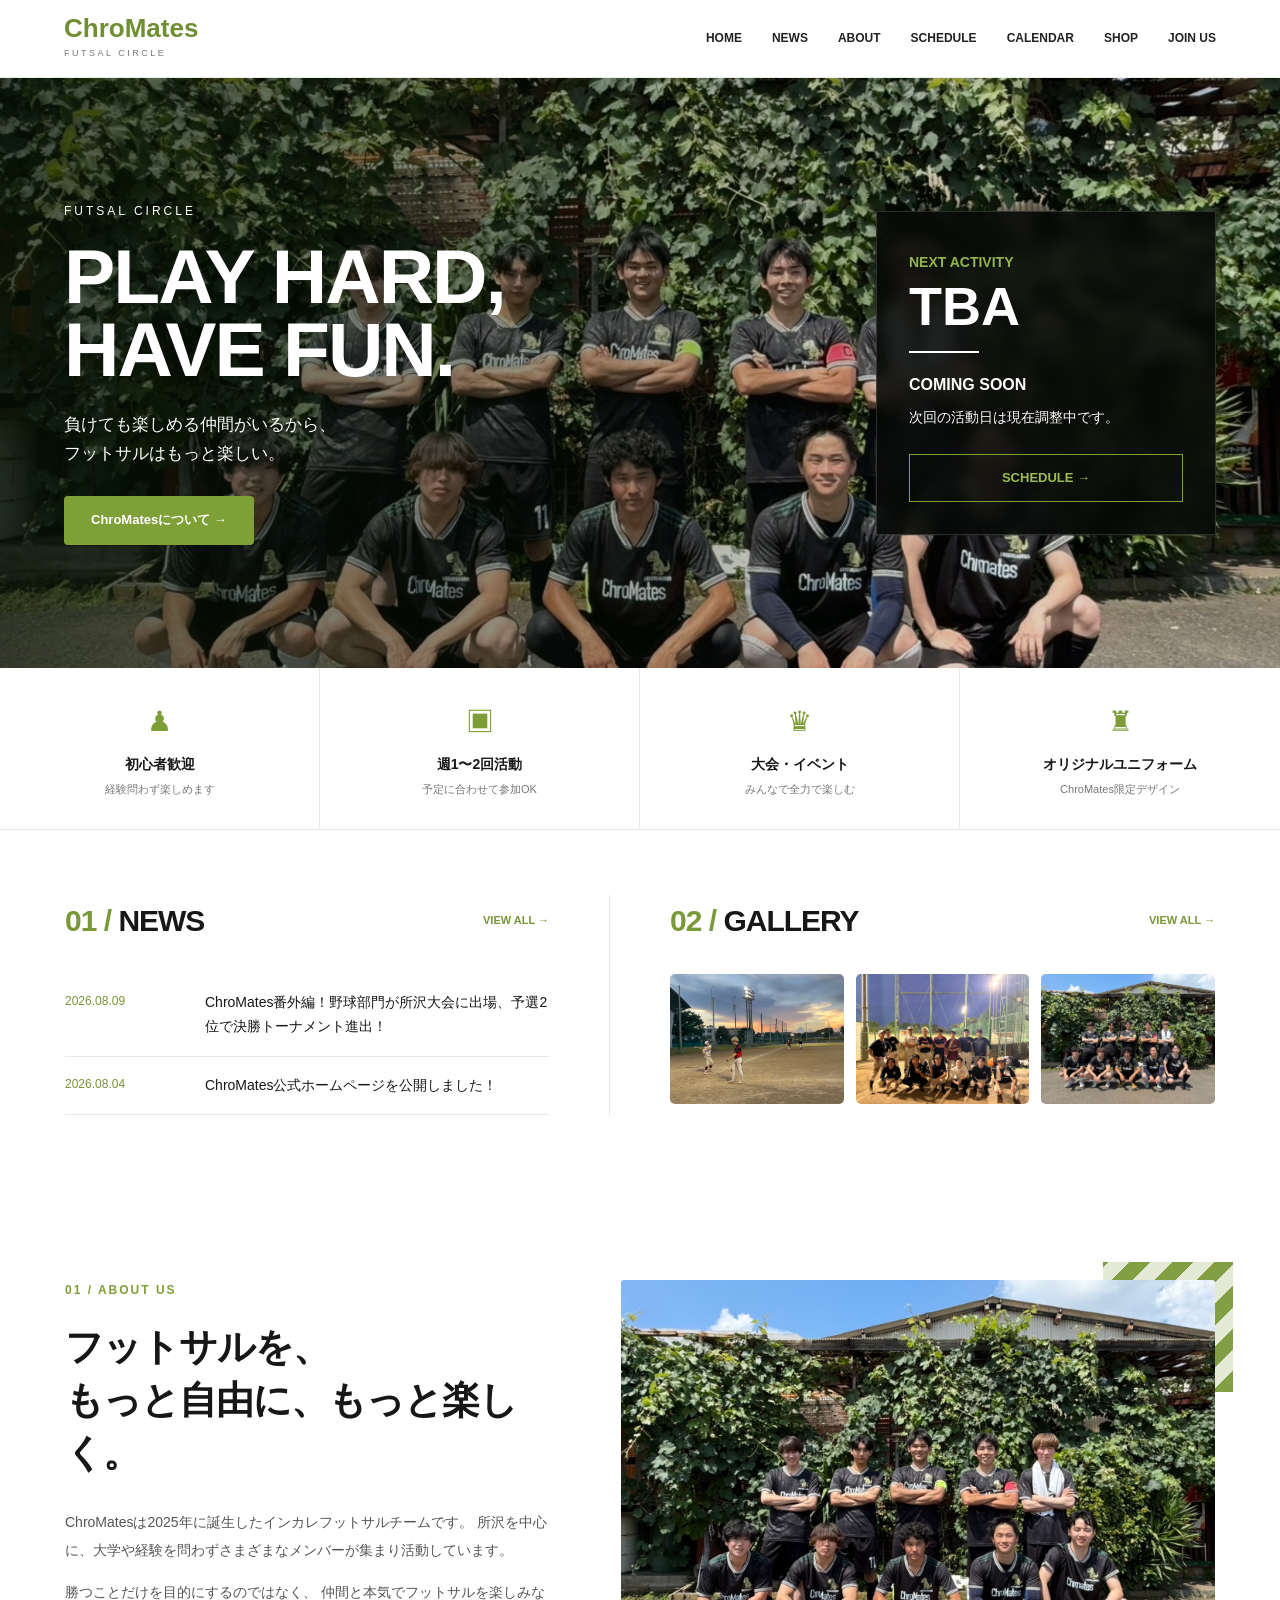
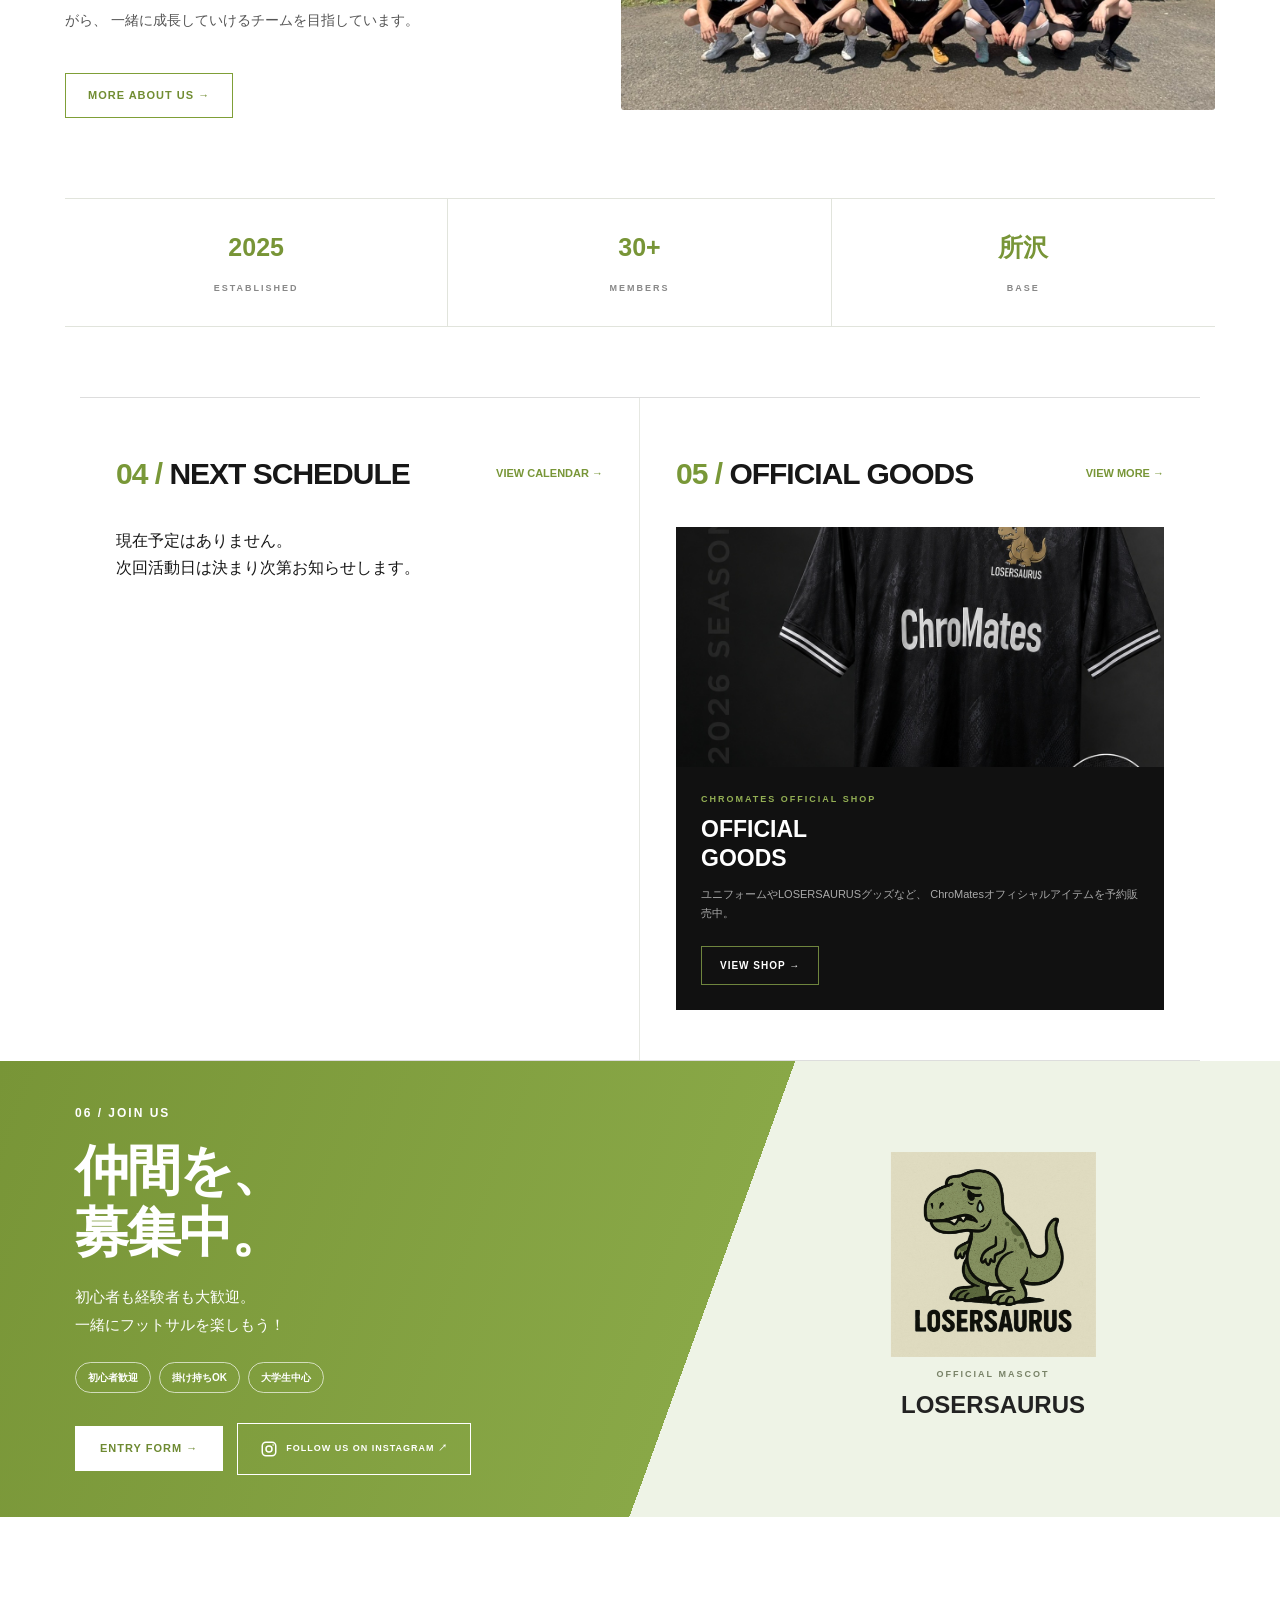
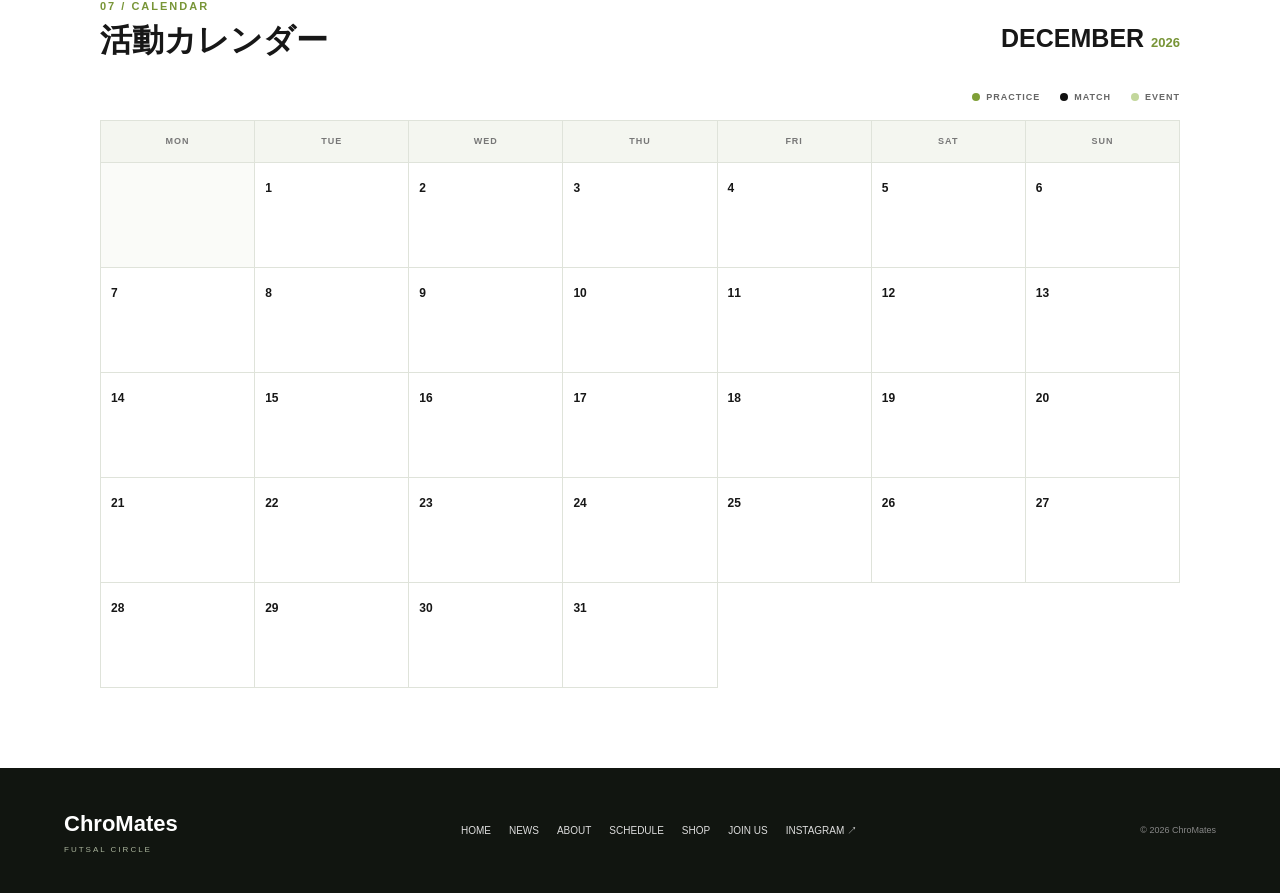
<file: Chromates-homepage/index.html>
<!DOCTYPE html>
<html lang="ja">

<head>
  <meta name="robots" content="noindex, nofollow, noarchive">
  <meta charset="UTF-8">
  <meta name="viewport" content="width=device-width, initial-scale=1.0">

  <title>ChroMates | Futsal </title>

  <link rel="stylesheet" href="style.css">
</head>

<body>

  <!-- =========================
       HEADER
  ========================== -->
  <header class="header">

    <a href="#home" class="site-logo">
      <strong>ChroMates</strong>
      <span>FUTSAL CIRCLE</span>
    </a>

    <nav class="nav">
      <a href="#home">HOME</a>
      <a href="#news">NEWS</a>
      <a href="#about">ABOUT</a>
      <a href="#schedule">SCHEDULE</a>
      <a href="#calendar">CALENDAR</a>
      <a href="shop.html">SHOP</a>
      <a href="#join">JOIN US</a>
    </nav>

  </header>


  <main>

    <!-- =========================
         HERO
    ========================== -->
    <section id="home" class="hero">

      <div class="hero-text">

        <p class="hero-label">FUTSAL CIRCLE</p>

        <h1>
          PLAY HARD,<br>
          HAVE FUN.
        </h1>

        <p class="hero-description">
          負けても楽しめる仲間がいるから、<br>
          フットサルはもっと楽しい。
        </p>

        <a href="#about" class="green-button">
          ChroMatesについて →
        </a>

      </div>


     <div class="next-activity" id="next-activity"></div>

    </section>


    <!-- =========================
         FEATURES
    ========================== -->
    <section class="features">

      <div class="feature">
        <div class="feature-icon">♟</div>
        <h3>初心者歓迎</h3>
        <p>経験問わず楽しめます</p>
      </div>

      <div class="feature">
        <div class="feature-icon">▣</div>
        <h3>週1〜2回活動</h3>
        <p>予定に合わせて参加OK</p>
      </div>

      <div class="feature">
        <div class="feature-icon">♛</div>
        <h3>大会・イベント</h3>
        <p>みんなで全力で楽しむ</p>
      </div>

      <div class="feature">
        <div class="feature-icon">♜</div>
        <h3>オリジナルユニフォーム</h3>
        <p>ChroMates限定デザイン</p>
      </div>

    </section>


    <!-- =========================
         NEWS + GALLERY
    ========================== -->
    <section class="two-column">

      <!-- NEWS -->
      <div id="news" class="content-block">

        <div class="section-heading">

          <h2>
            <span>01 /</span>
            NEWS
          </h2>

          <a href="news.html">VIEW ALL →</a>

        </div>


     <div class="news-list" id="news-list"></div>

      </div>


      <!-- GALLERY -->
      <div class="content-block">

        <div class="section-heading">

          <h2>
            <span>02 /</span>
            GALLERY
          </h2>

          <a href="gallery.html">VIEW ALL →</a>

        </div>

        <div class="gallery-grid" id="home-gallery-grid"></div>
       
      </div>

    </section>


<!-- ABOUT -->
<section id="about" class="about-section">

  <div class="about-content">

    <p class="about-number">01 / ABOUT US</p>

    <h2>
      フットサルを、<br>
      もっと自由に、もっと楽しく。
    </h2>

    <p class="about-description">
      ChroMatesは2025年に誕生したインカレフットサルチームです。
      所沢を中心に、大学や経験を問わずさまざまなメンバーが集まり活動しています。
    </p>

    <p class="about-description">
      勝つことだけを目的にするのではなく、
      仲間と本気でフットサルを楽しみながら、
      一緒に成長していけるチームを目指しています。
    </p>

    <a href="about.html" class="about-button">
      MORE ABOUT US →
    </a>

  </div>


  <div class="about-photo">
    <img src="images/team.jpg" alt="ChroMates メンバー">
  </div>


  <div class="about-stats">

    <div class="about-stat">
      <strong>2025</strong>
      <span>ESTABLISHED</span>
    </div>

    <div class="about-stat">
      <strong>30+</strong>
      <span>MEMBERS</span>
    </div>

    <div class="about-stat">
      <strong>所沢</strong>
      <span>BASE</span>
    </div>

  </div>

</section>
    <!-- =========================
         LOWER CONTENT
    ========================== -->
    <section class="lower-grid">

      <!-- SCHEDULE -->
<div id="schedule" class="lower-block schedule-block">

  <div class="section-heading">
    <h2>
      <span>04 /</span>
      NEXT SCHEDULE
    </h2>

    <a href="#calendar">VIEW CALENDAR →</a>
  </div>


 <div class="schedule-list" id="schedule-list"></div>

</div>

    <!-- OFFICIAL GOODS -->
<div id="uniform" class="lower-block uniform-block">

  <div class="section-heading">
    <h2>
      <span>05 /</span>
      OFFICIAL GOODS
    </h2>

    <a href="shop.html">VIEW MORE →</a>
  </div>

  <div class="uniform-card">

    <div class="uniform-image">
      <img
        src="images/goods/uniform.jpg"
        alt="ChroMates オフィシャルグッズ"
      >
    </div>

    <div class="uniform-info">

      <p class="uniform-label">
        CHROMATES OFFICIAL SHOP
      </p>

      <h3>
        OFFICIAL<br>
        GOODS
      </h3>

      <p class="uniform-description">
        ユニフォームやLOSERSAURUSグッズなど、
        ChroMatesオフィシャルアイテムを予約販売中。
      </p>

      <a href="shop.html" class="uniform-button">
        VIEW SHOP →
      </a>

    </div>

  </div>

</div>

</section>
    <!-- JOIN US -->
<section id="join" class="join-section">

  <div class="join-inner">

    <div class="join-left">

      <p class="join-number">06 / JOIN US</p>

      <h2>
        仲間を、<br>
        募集中。
      </h2>

      <p class="join-message">
        初心者も経験者も大歓迎。<br>
        一緒にフットサルを楽しもう！
      </p>

      <div class="join-points">
        <span>初心者歓迎</span>
        <span>掛け持ちOK</span>
        <span>大学生中心</span>
      </div>

     <div class="join-actions">

  <a href="entry.html" class="join-entry">
    ENTRY FORM →
  </a>

  <a
    href="https://www.instagram.com/chromates2025/"
    target="_blank"
    rel="noopener noreferrer"
    class="join-instagram"
  >
    <svg
      viewBox="0 0 24 24"
      width="18"
      height="18"
      fill="none"
      stroke="currentColor"
      stroke-width="2"
      aria-hidden="true"
    >
      <rect x="3" y="3" width="18" height="18" rx="5"></rect>
      <circle cx="12" cy="12" r="4"></circle>
      <circle
        cx="17.5"
        cy="6.5"
        r="1"
        fill="currentColor"
        stroke="none"
      ></circle>
    </svg>

    <span>FOLLOW US ON INSTAGRAM ↗</span>
  </a>

</div>

    </div>

    <div class="join-right">

      <img src="images/losersaurus.jpg"
           alt="ChroMates公式マスコット LOSERSAURUS">

      <p>OFFICIAL MASCOT</p>
      <strong>LOSERSAURUS</strong>

    </div>

  </div>

</section>

<!-- CALENDAR -->
<section id="calendar" class="calendar-section">

  <div class="calendar-header">

    <div>
      <p class="calendar-number">07 / CALENDAR</p>
      <h2>活動カレンダー</h2>
    </div>

    <div class="calendar-month" id="calendar-month"></div>

  </div>

  <div class="calendar-legend">

    <span class="legend-item">
      <i class="legend-dot practice-dot"></i>
      PRACTICE
    </span>

    <span class="legend-item">
      <i class="legend-dot match-dot"></i>
      MATCH
    </span>

    <span class="legend-item">
      <i class="legend-dot event-dot"></i>
      EVENT
    </span>

  </div>

  <div class="calendar-grid" id="calendar-grid"></div>

</section>

  </main>


  <!-- =========================
       FOOTER
  ========================== -->
  <footer class="footer">

    <div class="footer-logo">
      <strong>ChroMates</strong>
      <span>FUTSAL CIRCLE</span>
    </div>


    <nav class="footer-nav">
      <a href="#home">HOME</a>
      <a href="#news">NEWS</a>
      <a href="#about">ABOUT</a>
      <a href="#schedule">SCHEDULE</a>
      <a href="shop.html">SHOP</a>
      <a href="#join">JOIN US</a>

      <a
  href="https://www.instagram.com/chromates2025/"
  target="_blank"
  rel="noopener noreferrer"
>
  INSTAGRAM ↗
</a>
    </nav>


    <p>
      © 2026 ChroMates
    </p>

  </footer>

<script src="news-data.js"></script>
<script src="gallery-data.js"></script>
<script src="schedule-data.js"></script>  
<script src="script.js"></script>
  
  
</body>
</html>
</file>
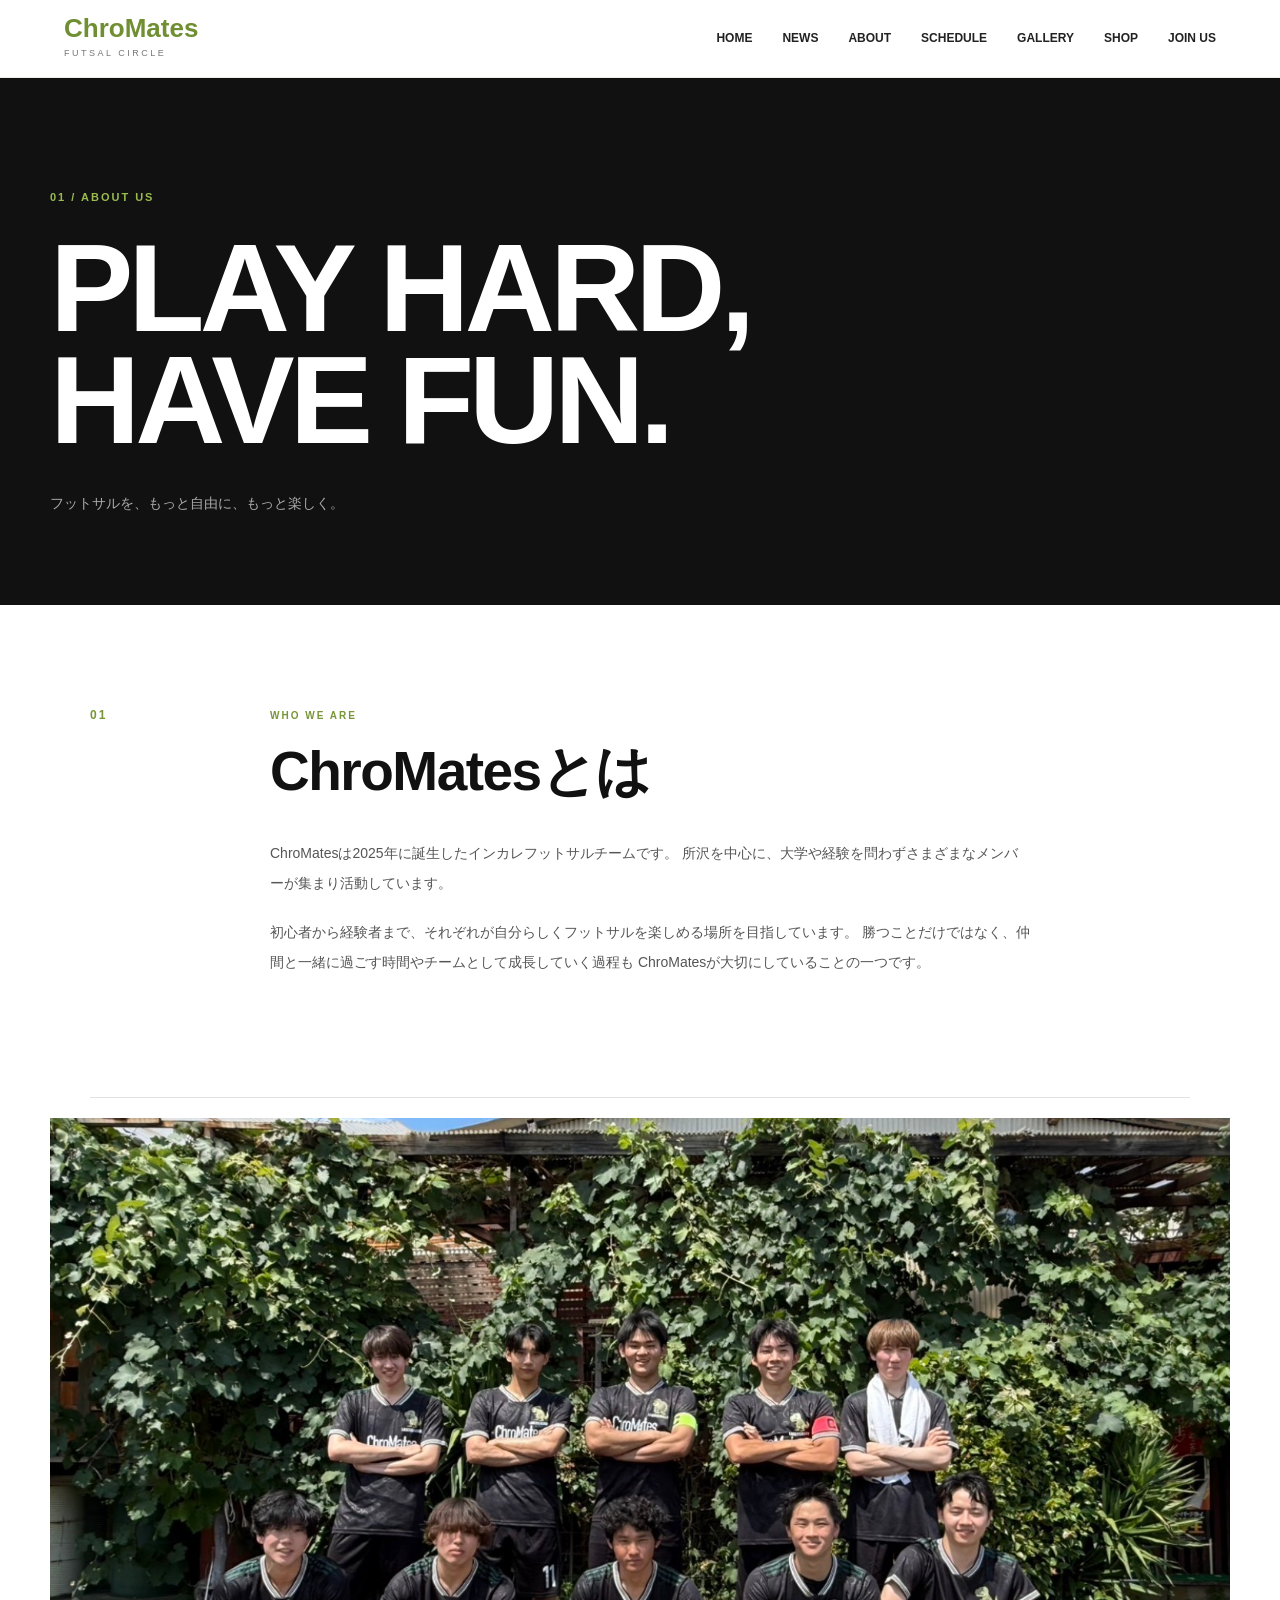
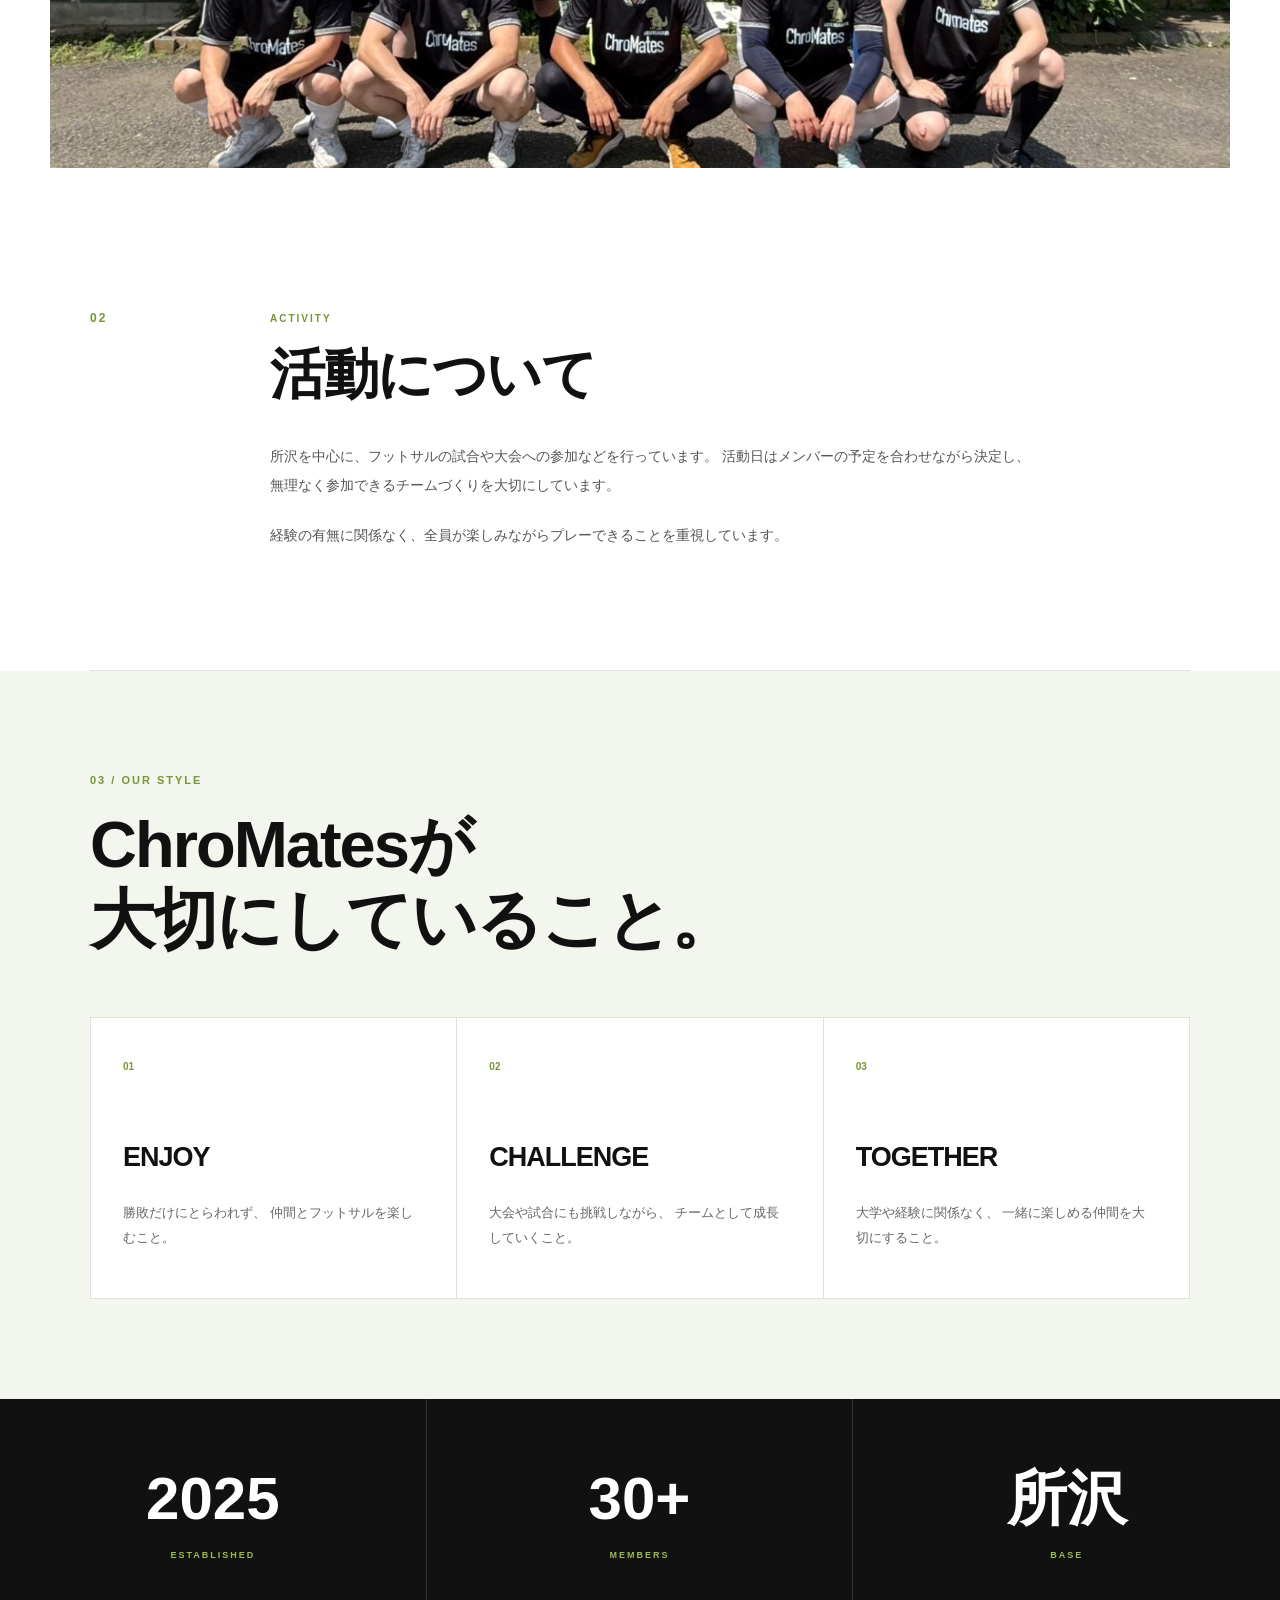
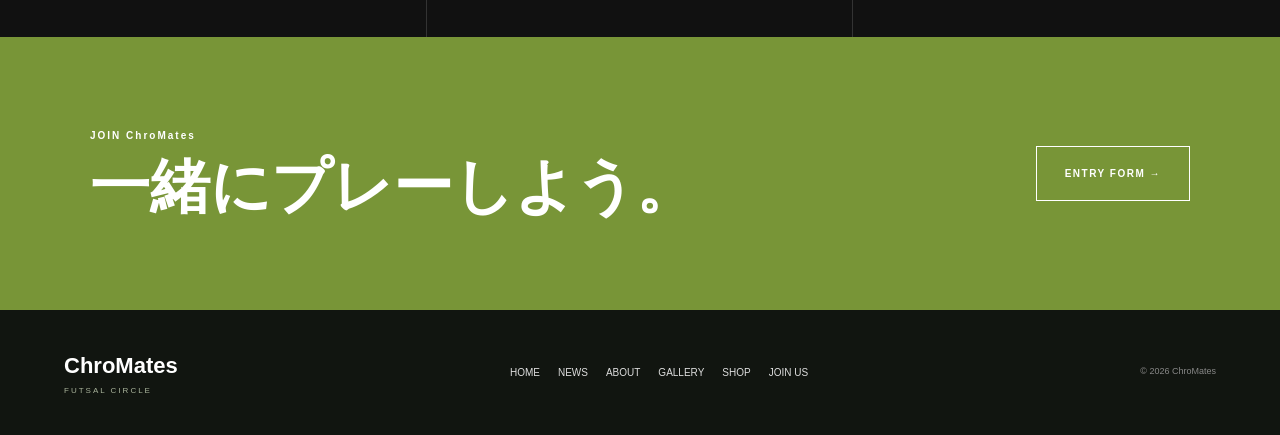
<file: Chromates-homepage/about.html>
<!DOCTYPE html>
<html lang="ja">

<head>
  <meta name="robots" content="noindex, nofollow, noarchive">
  <meta charset="UTF-8">
  <meta name="viewport" content="width=device-width, initial-scale=1.0">

  <title>ABOUT | ChroMates</title>

  <link rel="stylesheet" href="style.css">
</head>

<body>

  <!-- HEADER -->
  <header class="header">

    <a href="index.html" class="site-logo">
      <strong>ChroMates</strong>
      <span>FUTSAL CIRCLE</span>
    </a>

    <nav class="nav">
      <a href="index.html">HOME</a>
      <a href="news.html">NEWS</a>
      <a href="about.html">ABOUT</a>
      <a href="index.html#schedule">SCHEDULE</a>
      <a href="gallery.html">GALLERY</a>
      <a href="shop.html">SHOP</a>
      <a href="index.html#join">JOIN US</a>
    </nav>

  </header>


  <!-- ABOUT PAGE -->
  <main class="about-page">

    <!-- HERO -->
    <section class="about-page-hero">

      <div class="about-page-hero-inner">

        <p>01 / ABOUT US</p>

        <h1>
          PLAY HARD,<br>
          HAVE FUN.
        </h1>

        <span>
          フットサルを、もっと自由に、もっと楽しく。
        </span>

      </div>

    </section>


    <!-- INTRO -->
    <section class="about-detail">

      <div class="about-detail-number">
        01
      </div>

      <div class="about-detail-content">

        <p class="about-detail-label">
          WHO WE ARE
        </p>

        <h2>
          ChroMatesとは
        </h2>

        <p>
          ChroMatesは2025年に誕生したインカレフットサルチームです。
          所沢を中心に、大学や経験を問わずさまざまなメンバーが集まり活動しています。
        </p>

        <p>
          初心者から経験者まで、それぞれが自分らしくフットサルを楽しめる場所を目指しています。
          勝つことだけではなく、仲間と一緒に過ごす時間やチームとして成長していく過程も
          ChroMatesが大切にしていることの一つです。
        </p>

      </div>

    </section>


    <!-- PHOTO -->
    <section class="about-wide-photo">

      <img
        src="images/team.jpg"
        alt="ChroMates メンバー"
      >

    </section>


    <!-- ACTIVITY -->
    <section class="about-detail">

      <div class="about-detail-number">
        02
      </div>

      <div class="about-detail-content">

        <p class="about-detail-label">
          ACTIVITY
        </p>

        <h2>
          活動について
        </h2>

        <p>
          所沢を中心に、フットサルの試合や大会への参加などを行っています。
          活動日はメンバーの予定を合わせながら決定し、
          無理なく参加できるチームづくりを大切にしています。
        </p>

        <p>
          経験の有無に関係なく、全員が楽しみながらプレーできることを重視しています。
        </p>

      </div>

    </section>


    <!-- VALUES -->
    <section class="about-values">

      <div class="about-values-heading">

        <p>03 / OUR STYLE</p>

        <h2>
          ChroMatesが<br>
          大切にしていること。
        </h2>

      </div>


      <div class="about-values-grid">

        <div class="about-value">
          <span>01</span>
          <h3>ENJOY</h3>
          <p>
            勝敗だけにとらわれず、
            仲間とフットサルを楽しむこと。
          </p>
        </div>

        <div class="about-value">
          <span>02</span>
          <h3>CHALLENGE</h3>
          <p>
            大会や試合にも挑戦しながら、
            チームとして成長していくこと。
          </p>
        </div>

        <div class="about-value">
          <span>03</span>
          <h3>TOGETHER</h3>
          <p>
            大学や経験に関係なく、
            一緒に楽しめる仲間を大切にすること。
          </p>
        </div>

      </div>

    </section>


    <!-- STATS -->
    <section class="about-page-stats">

      <div>
        <strong>2025</strong>
        <span>ESTABLISHED</span>
      </div>

      <div>
        <strong>30+</strong>
        <span>MEMBERS</span>
      </div>

      <div>
        <strong>所沢</strong>
        <span>BASE</span>
      </div>

    </section>


    <!-- JOIN CTA -->
    <section class="about-join-cta">

      <div>

        <p>JOIN ChroMates</p>

        <h2>
          一緒にプレーしよう。
        </h2>

      </div>

      <a href="entry.html">
        ENTRY FORM →
      </a>

    </section>

  </main>


  <!-- FOOTER -->
  <footer class="footer">

    <div class="footer-logo">
      <strong>ChroMates</strong>
      <span>FUTSAL CIRCLE</span>
    </div>

    <nav class="footer-nav">
      <a href="index.html">HOME</a>
      <a href="news.html">NEWS</a>
      <a href="about.html">ABOUT</a>
      <a href="gallery.html">GALLERY</a>
      <a href="shop.html">SHOP</a>
      <a href="index.html#join">JOIN US</a>
    </nav>

    <p>
      © 2026 ChroMates
    </p>

  </footer>

</body>

</html>
</file>
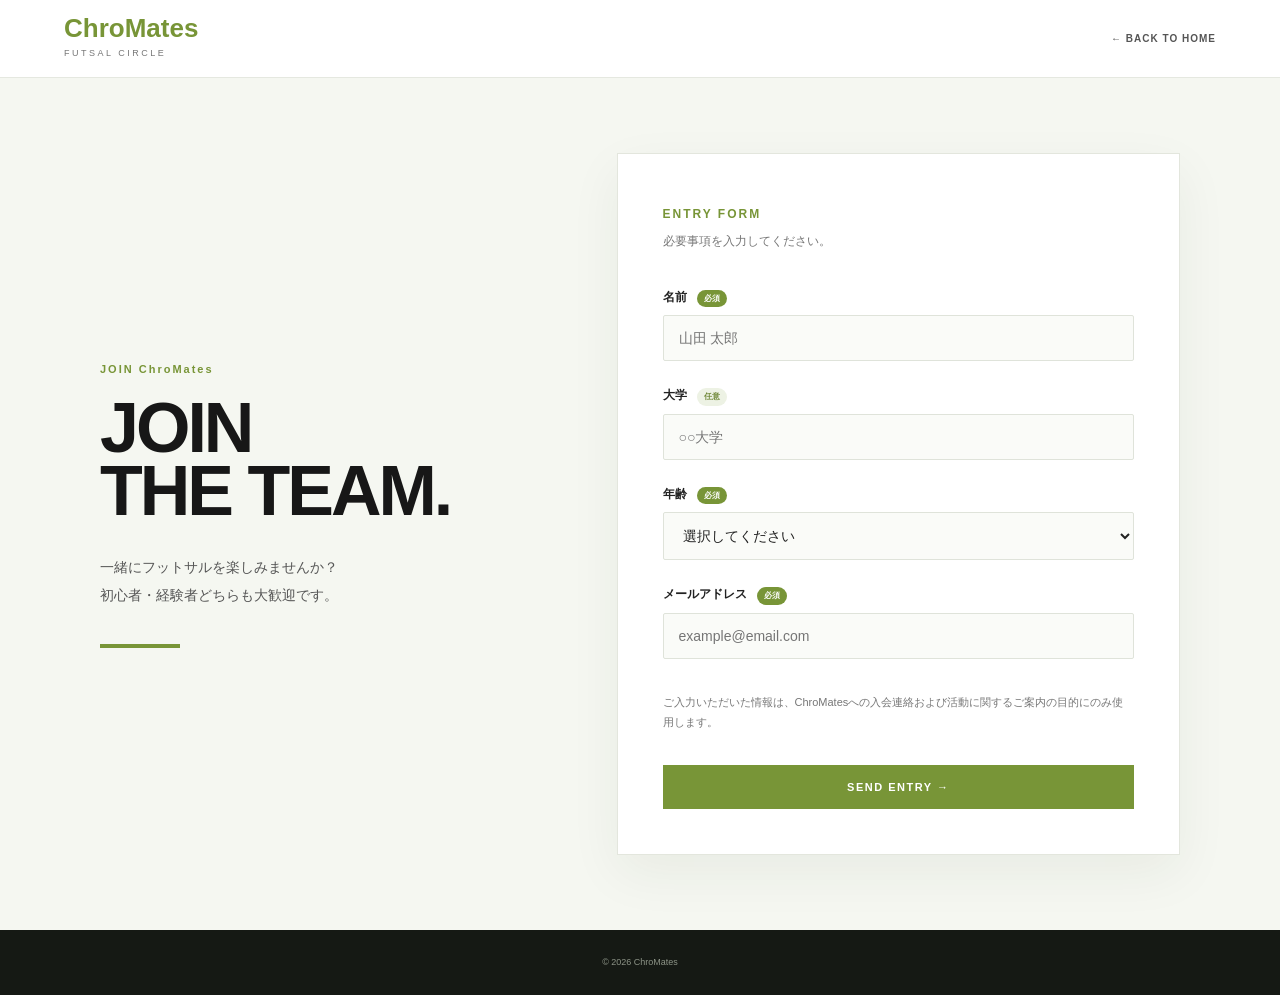
<file: Chromates-homepage/entry.html>
<!DOCTYPE html>
<html lang="ja">

<head>
  <meta charset="UTF-8">
  <meta name="viewport" content="width=device-width, initial-scale=1.0">

  <title>JOIN US | ChroMates</title>

  <!-- 検索結果に表示させない -->
  <meta name="robots" content="noindex, nofollow, noarchive">

  <!-- ホームページと同じCSS -->
  <link rel="stylesheet" href="style.css">
</head>


<body class="entry-page">

  <!-- HEADER -->
  <header class="entry-header-simple">

    <a href="index.html" class="entry-logo">
      <strong>ChroMates</strong>
      <span>FUTSAL CIRCLE</span>
    </a>

    <a href="index.html" class="back-home">
      ← BACK TO HOME
    </a>

  </header>


  <!-- ENTRY -->
  <main class="entry-main">

    <div class="entry-intro">

      <p class="entry-number">
        JOIN ChroMates
      </p>

      <h1>
        JOIN<br>
        THE TEAM.
      </h1>

      <p class="entry-message">
        一緒にフットサルを楽しみませんか？<br>
        初心者・経験者どちらも大歓迎です。
      </p>

    </div>

<!-- Netlify Forms -->
    <!-- FORM -->
    <div class="entry-form-area">

      <div class="entry-form-title">
        <span>ENTRY FORM</span>
        <p>必要事項を入力してください。</p>
      </div>


      
    <form
     name="entry"
     method="POST"
     action="/thanks.html"
     data-netlify="true"
     data-netlify-honeypot="bot-field"
     class="entry-form"
    >
     <input type="hidden" name="form-name" value="entry">

    <p style="display:none;">
     <label>
      入力しないでください
      <input name="bot-field">
     </label>
    </p>

        <!-- 名前 -->
        <div class="form-group">

          <label for="name">
            名前
            <span class="required">必須</span>
          </label>

          <input
            type="text"
            id="name"
            name="name"
            placeholder="山田 太郎"
            required
          >

        </div>


        <!-- 大学 -->
        <div class="form-group">

          <label for="university">
            大学
            <span class="optional">任意</span>
          </label>

          <input
            type="text"
            id="university"
            name="university"
            placeholder="○○大学"
          >

        </div>


        <!-- 年齢 -->
        <div class="form-group">

          <label for="age">
            年齢
            <span class="required">必須</span>
          </label>

         <select id="age" name="age" required>
  <option value="">選択してください</option>
  <option value="15">15歳</option>
  <option value="16">16歳</option>
  <option value="17">17歳</option>
  <option value="18">18歳</option>
  <option value="19">19歳</option>
  <option value="20">20歳</option>
  <option value="21">21歳</option>
  <option value="22">22歳</option>
  <option value="23">23歳</option>
  <option value="24">24歳</option>
  <option value="25">25歳</option>
  <option value="26">26歳</option>
  <option value="27">27歳</option>
  <option value="28">28歳</option>
  <option value="29">29歳</option>
  <option value="30">30歳</option>
  <option value="31">31歳</option>
  <option value="32">32歳</option>
  <option value="33">33歳</option>
  <option value="34">34歳</option>
  <option value="35">35歳</option>
  <option value="36">36歳</option>
  <option value="37">37歳</option>
  <option value="38">38歳</option>
  <option value="39">39歳</option>
  <option value="40">40歳</option>
  <option value="41">41歳</option>
  <option value="42">42歳</option>
  <option value="43">43歳</option>
  <option value="44">44歳</option>
  <option value="45">45歳</option>
  <option value="46">46歳</option>
  <option value="47">47歳</option>
  <option value="48">48歳</option>
  <option value="49">49歳</option>
  <option value="50">50歳</option>
  <option value="51">51歳</option>
  <option value="52">52歳</option>
  <option value="53">53歳</option>
  <option value="54">54歳</option>
  <option value="55">55歳</option>
  <option value="56">56歳</option>
  <option value="57">57歳</option>
  <option value="58">58歳</option>
  <option value="59">59歳</option>
  <option value="60">60歳</option>
</select>

        </div>


        <!-- メール -->
        <div class="form-group">

          <label for="email">
            メールアドレス
            <span class="required">必須</span>
          </label>

          <input
            type="email"
            id="email"
            name="email"
            placeholder="example@email.com"
            required
          >

        </div>

        <p class="privacy-note">
  ご入力いただいた情報は、ChroMatesへの入会連絡および活動に関するご案内の目的にのみ使用します。
</p>
      
        <button type="submit" class="entry-submit">
          SEND ENTRY →
        </button>

      </form>

    </div>

  </main>


  <!-- FOOTER -->
  <footer class="entry-footer">

    <p>© 2026 ChroMates</p>

  </footer>

  

</body>
</html>
</file>
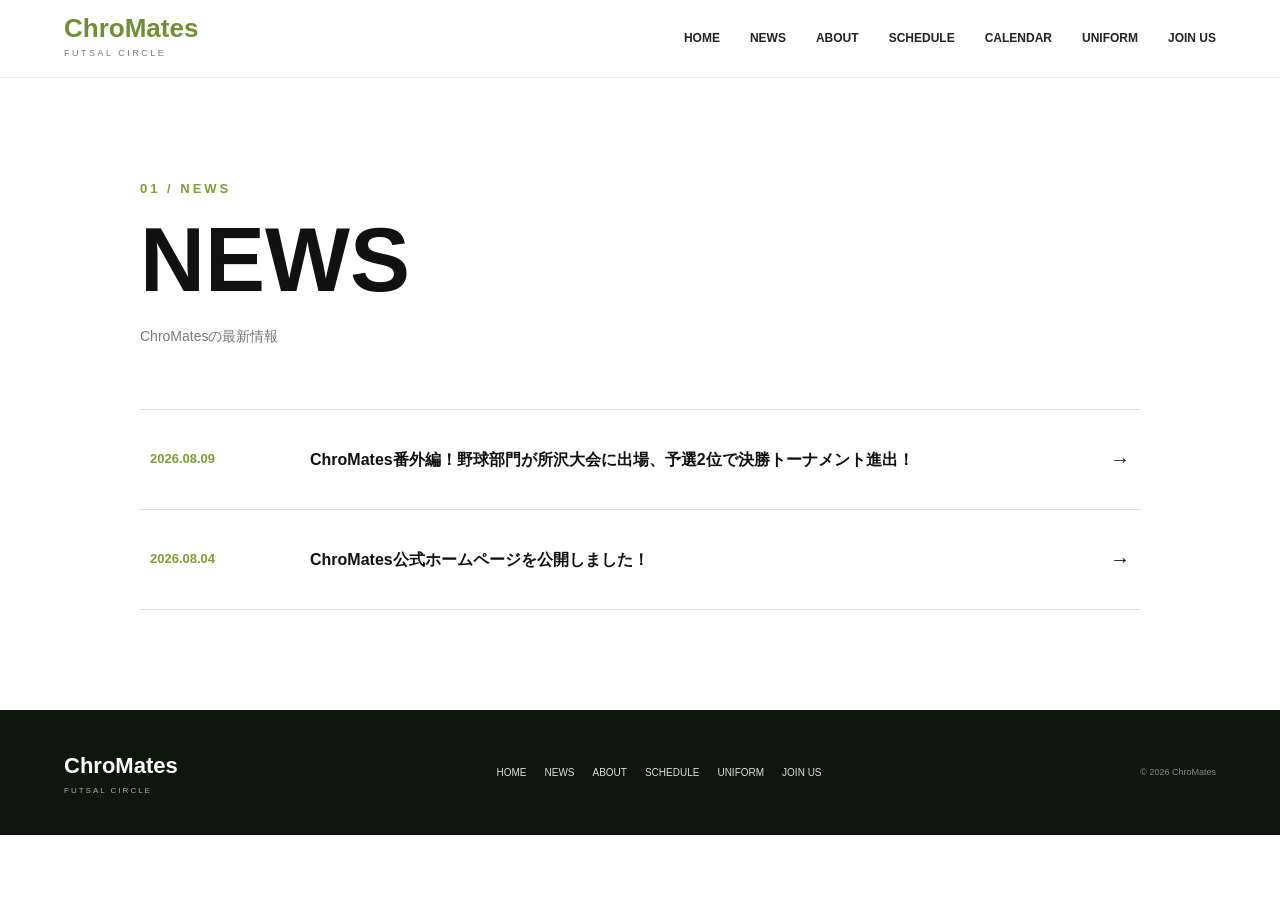
<file: Chromates-homepage/news.html>
<!DOCTYPE html>
<html lang="ja">

<head>
  <meta name="robots" content="noindex, nofollow, noarchive">
  <meta charset="UTF-8">
  <meta name="viewport" content="width=device-width, initial-scale=1.0">

  <title>NEWS | ChroMates</title>

  <link rel="stylesheet" href="style.css">
</head>

<body>

  <header class="header">

    <a href="index.html" class="site-logo">
      <strong>ChroMates</strong>
      <span>FUTSAL CIRCLE</span>
    </a>

    <nav class="nav">
      <a href="index.html">HOME</a>
      <a href="news.html">NEWS</a>
      <a href="index.html#about">ABOUT</a>
      <a href="index.html#schedule">SCHEDULE</a>
      <a href="index.html#calendar">CALENDAR</a>
      <a href="index.html#uniform">UNIFORM</a>
      <a href="index.html#join">JOIN US</a>
    </nav>

  </header>


  <main class="news-page">

    <section class="news-page-inner">

      <div class="news-page-heading">

        <p>01 / NEWS</p>

        <h1>
          NEWS
        </h1>

        <span>
          ChroMatesの最新情報
        </span>

      </div>


      <div
        class="news-page-list"
        id="news-page-list"
      >
      </div>

    </section>

  </main>


  <footer class="footer">

    <div class="footer-logo">
      <strong>ChroMates</strong>
      <span>FUTSAL CIRCLE</span>
    </div>

    <nav class="footer-nav">
      <a href="index.html">HOME</a>
      <a href="news.html">NEWS</a>
      <a href="index.html#about">ABOUT</a>
      <a href="index.html#schedule">SCHEDULE</a>
      <a href="index.html#uniform">UNIFORM</a>
      <a href="index.html#join">JOIN US</a>
    </nav>

    <p>
      © 2026 ChroMates
    </p>

  </footer>


  <script src="news-data.js"></script>

  <script>
    const newsPageList =
      document.getElementById("news-page-list");

    if (newsData.length === 0) {

      newsPageList.innerHTML = `
        <div class="news-empty">
          <p>現在お知らせはありません。</p>
        </div>
      `;

    } else {

      newsData.forEach(news => {

        const item =
          document.createElement("a");

        item.href = news.url;

        item.className =
          "news-page-item";

        item.innerHTML = `
          <time>${news.date}</time>

          <span>${news.title}</span>

          <b>→</b>
        `;

        newsPageList.appendChild(item);

      });

    }
  </script>

</body>
</html>
</file>
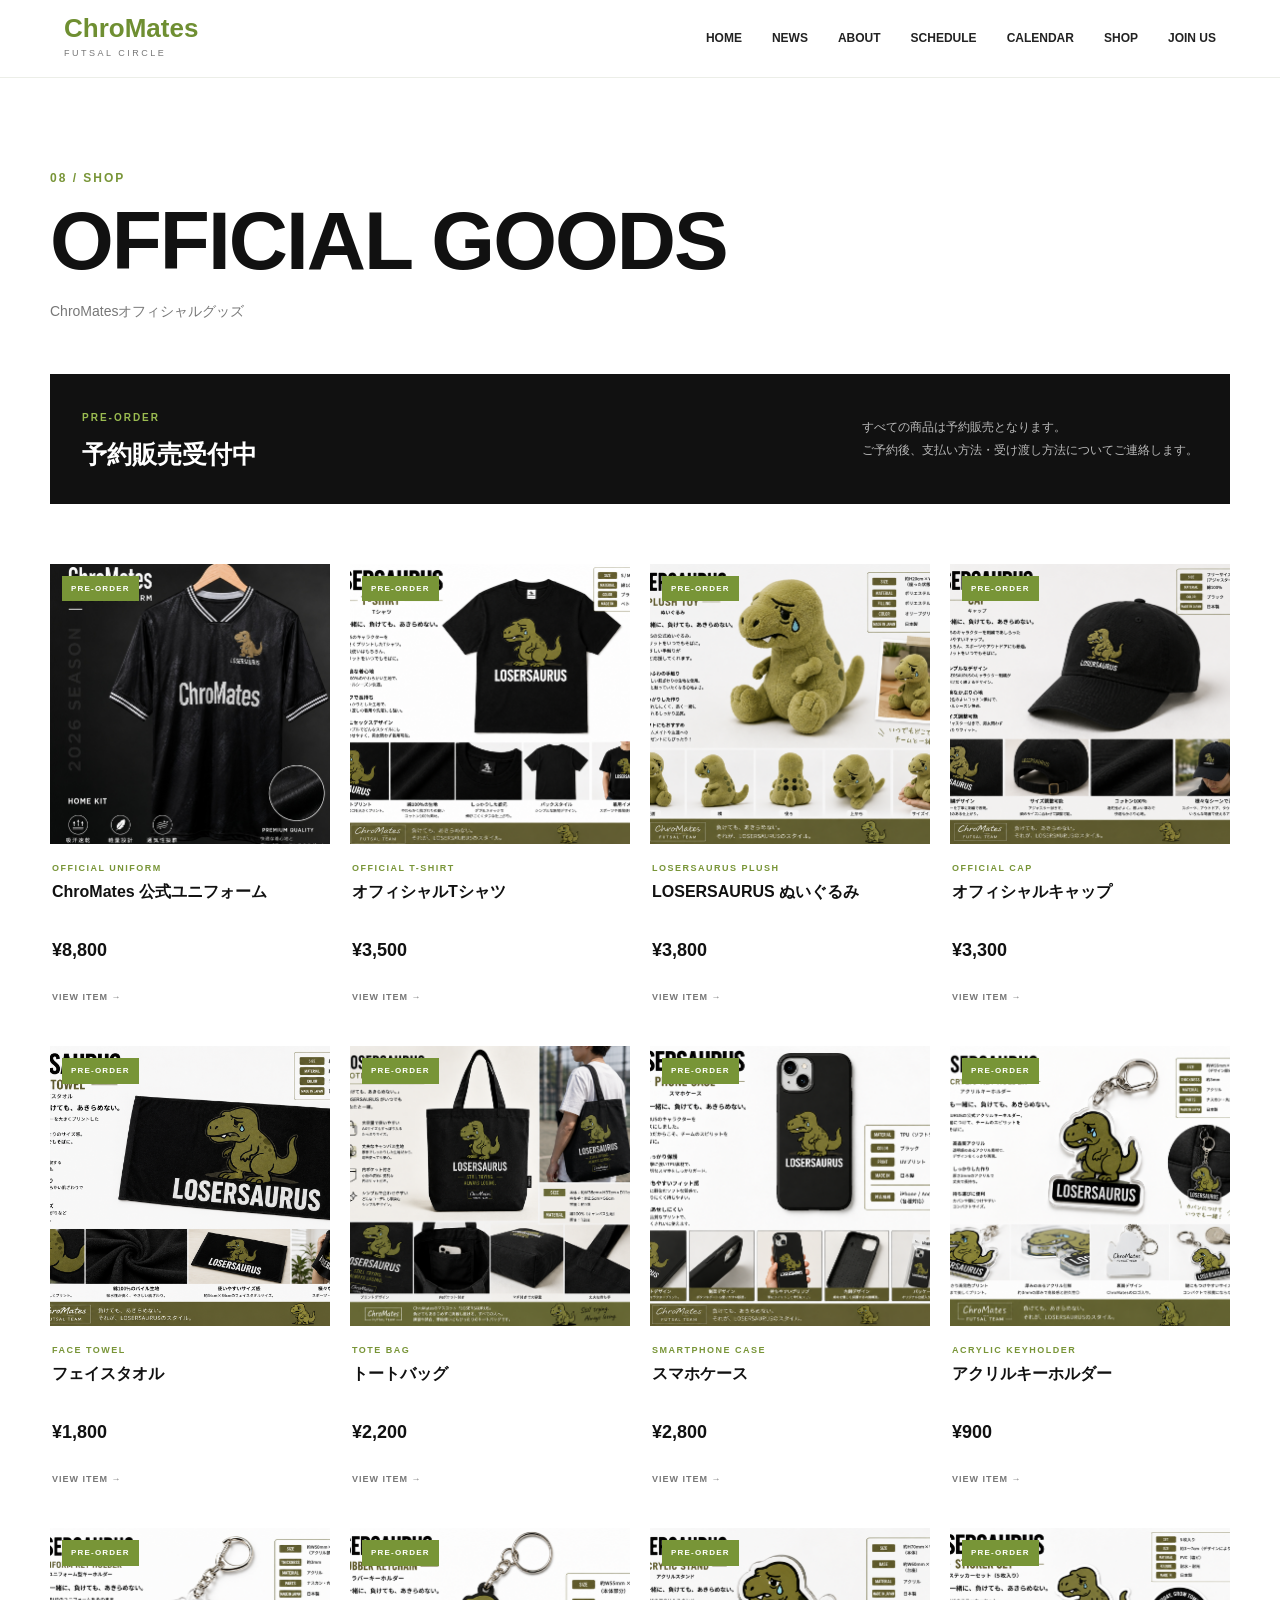
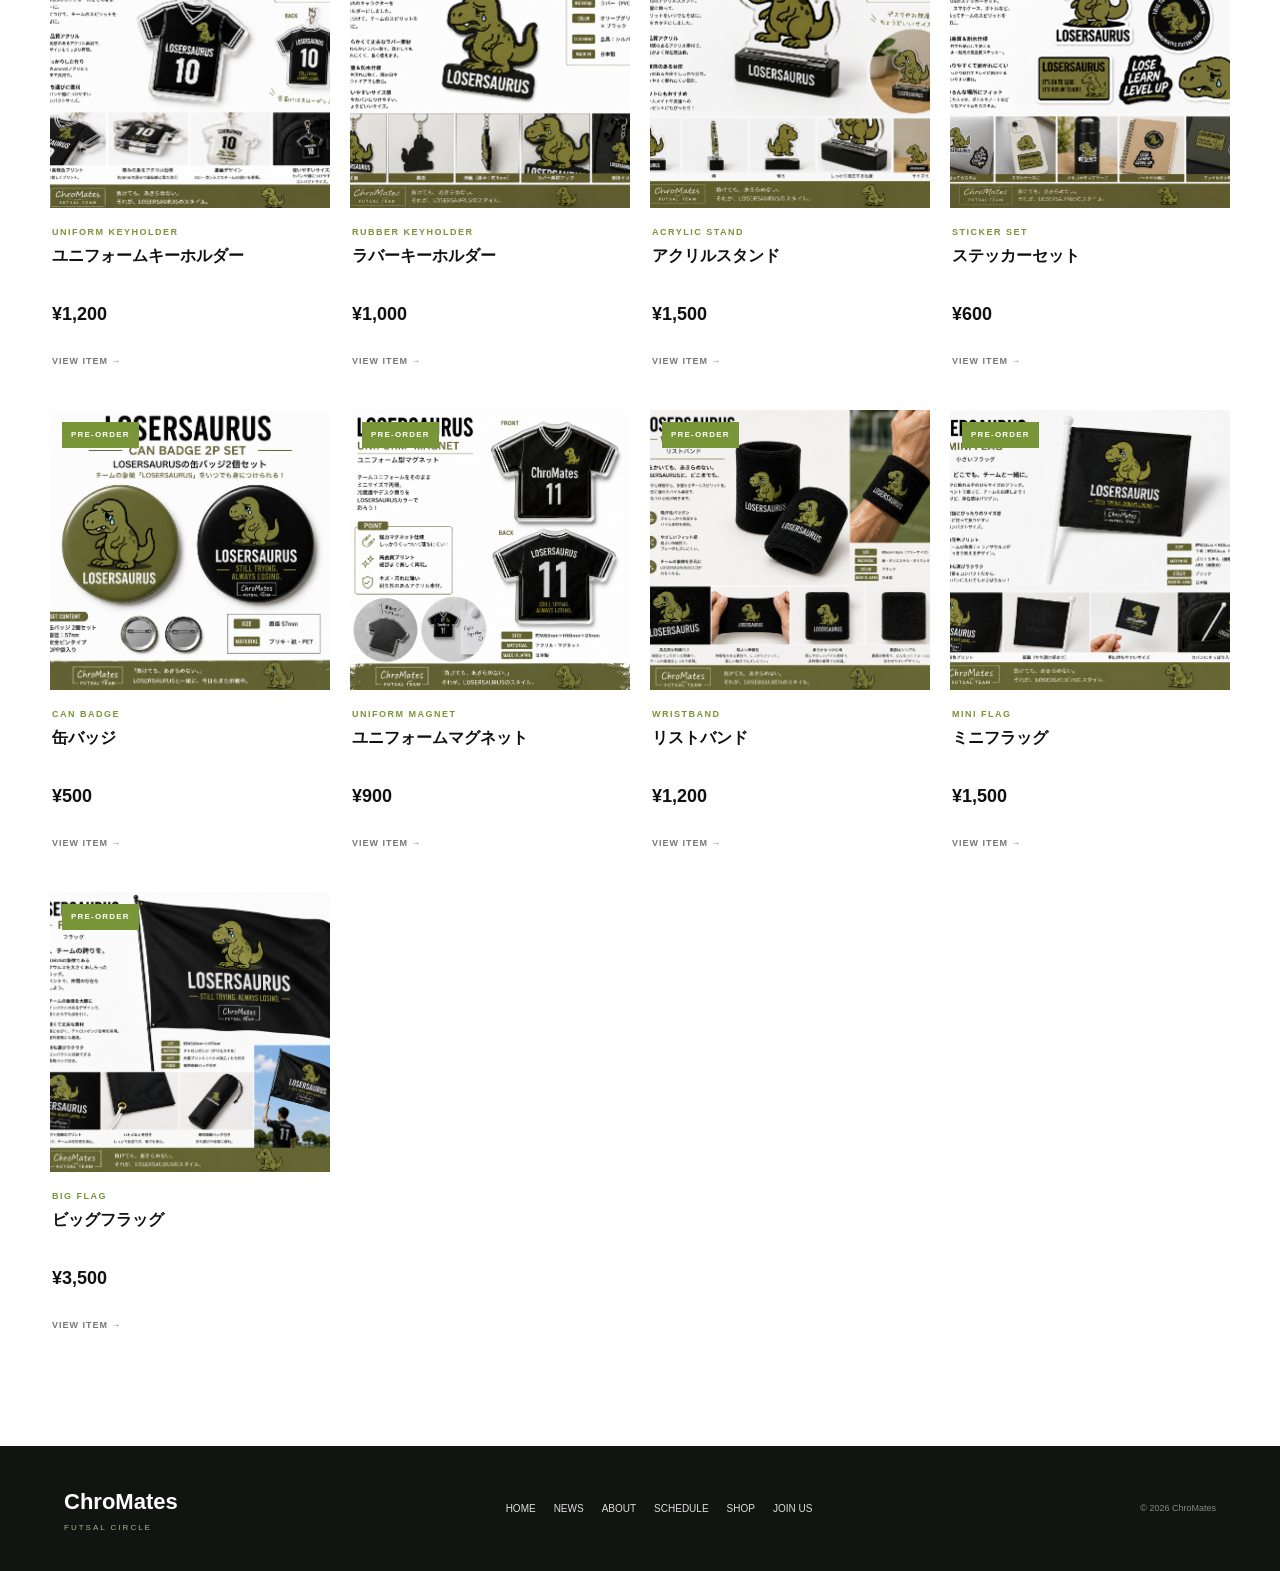
<file: Chromates-homepage/product.html>
<!DOCTYPE html>
<html lang="ja">

<head>
  <meta name="robots" content="noindex, nofollow, noarchive">
  <meta charset="UTF-8">
  <meta name="viewport" content="width=device-width, initial-scale=1.0">

  <title>PRODUCT | ChroMates</title>

  <link rel="stylesheet" href="style.css">
</head>

<body>

  <header class="header">

    <a href="index.html" class="site-logo">
      <strong>ChroMates</strong>
      <span>FUTSAL CIRCLE</span>
    </a>

    <nav class="nav">
      <a href="index.html">HOME</a>
      <a href="news.html">NEWS</a>
      <a href="gallery.html">GALLERY</a>
      <a href="index.html#about">ABOUT</a>
      <a href="index.html#schedule">SCHEDULE</a>
      <a href="shop.html">SHOP</a>
      <a href="index.html#join">JOIN US</a>
    </nav>

  </header>


  <main class="product-page">

    <section class="product-inner">

      <a href="shop.html" class="product-back">
        ← BACK TO SHOP
      </a>


      <div class="product-layout">

        <div class="product-image-area">

          <img
            id="product-image"
            src=""
            alt=""
          >

        </div>


        <div class="product-info-area">

          <p class="product-status" id="product-status">
            PRE-ORDER
          </p>

          <p class="product-name-en" id="product-name-en">
          </p>

          <h1 id="product-name">
          </h1>

          <strong class="product-price" id="product-price">
          </strong>


          <div class="product-description">

            <h2>ABOUT</h2>

            <p>
              ChroMatesオフィシャルグッズです。
              こちらの商品は予約販売となります。
            </p>

            <p>
              ご予約後、支払い方法・受け渡し方法について
              ご連絡いたします。
            </p>

          </div>


          <div class="product-order-info">

            <div>
              <span>販売方法</span>
              <strong>予約販売</strong>
            </div>

            <div>
              <span>お支払い</span>
              <strong>予約後にご案内</strong>
            </div>

          </div>


          <a
            href="#"
            class="reserve-button"
            id="reserve-button"
          >
            RESERVE NOW →
          </a>

        </div>

      </div>

    </section>

  </main>


  <footer class="footer">

    <div class="footer-logo">
      <strong>ChroMates</strong>
      <span>FUTSAL CIRCLE</span>
    </div>

    <nav class="footer-nav">
      <a href="index.html">HOME</a>
      <a href="news.html">NEWS</a>
      <a href="gallery.html">GALLERY</a>
      <a href="shop.html">SHOP</a>
      <a href="index.html#join">JOIN US</a>
    </nav>

    <p>© 2026 ChroMates</p>

  </footer>


  <script src="goods-data.js"></script>

  <script>

    const params =
      new URLSearchParams(window.location.search);

    const productId =
      params.get("id");

    const product =
      goodsData.find(item => item.id === productId);


    if (!product) {

      window.location.href = "shop.html";

    } else {

      document.title =
        `${product.jpName} | ChroMates`;

      document.getElementById(
        "product-image"
      ).src = product.image;

      document.getElementById(
        "product-image"
      ).alt = product.jpName;

      document.getElementById(
        "product-status"
      ).textContent = product.status;

      document.getElementById(
        "product-name-en"
      ).textContent = product.name;

      document.getElementById(
        "product-name"
      ).textContent = product.jpName;

      document.getElementById(
        "product-price"
      ).textContent = product.price;


      document.getElementById(
        "reserve-button"
      ).href =
        `reserve.html?product=${product.id}`;

    }

  </script>

</body>
</html>
</file>
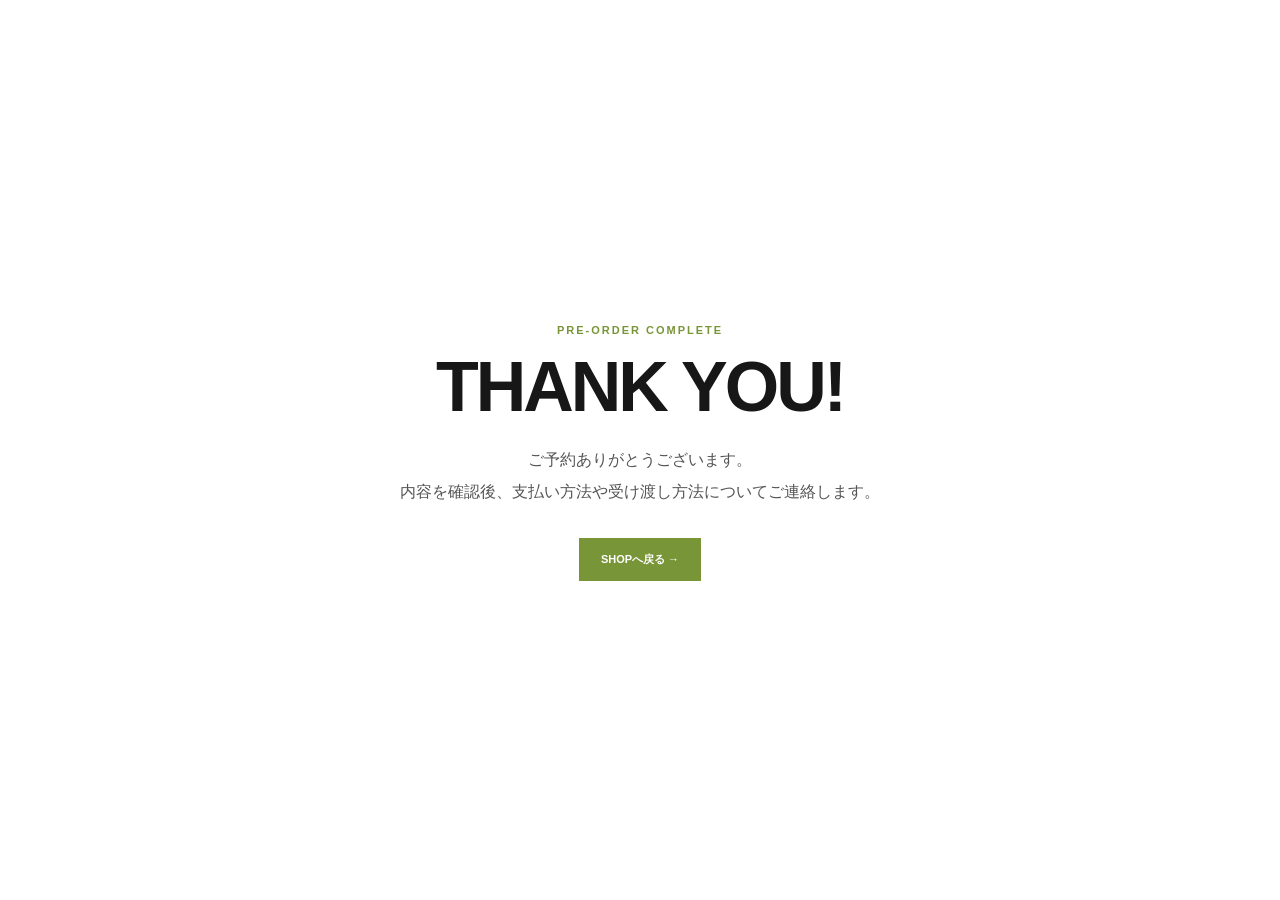
<file: Chromates-homepage/reserve-thanks.html>
<!DOCTYPE html>
<html lang="ja">

<head>
  <meta name="robots" content="noindex, nofollow, noarchive">
  <meta charset="UTF-8">
  <meta name="viewport" content="width=device-width, initial-scale=1.0">

  <title>予約受付完了 | ChroMates</title>

  <link rel="stylesheet" href="style.css">
</head>

<body>

  <main class="thanks-main">

    <p>PRE-ORDER COMPLETE</p>

    <h1>
      THANK YOU!
    </h1>

    <p>
      ご予約ありがとうございます。<br>
      内容を確認後、支払い方法や受け渡し方法についてご連絡します。
    </p>

    <a href="shop.html">
      SHOPへ戻る →
    </a>

  </main>

</body>

</html>
</file>
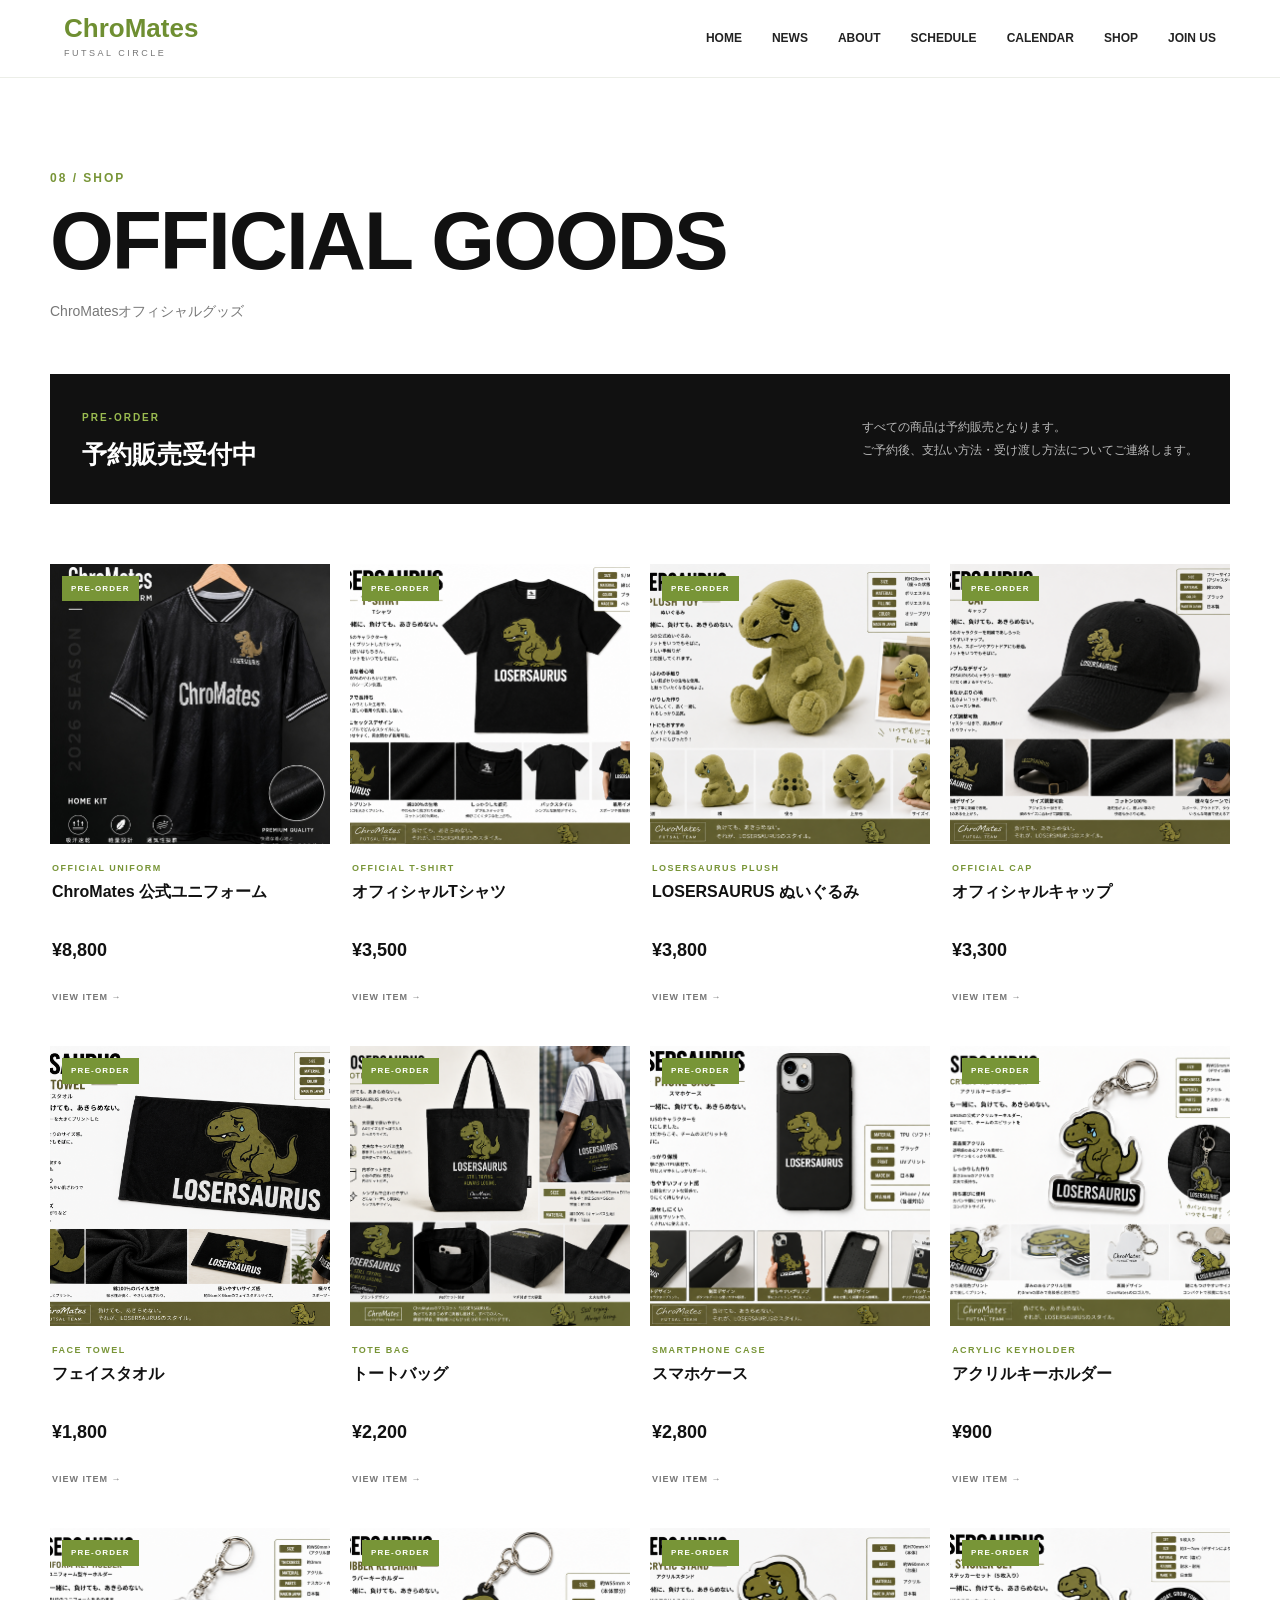
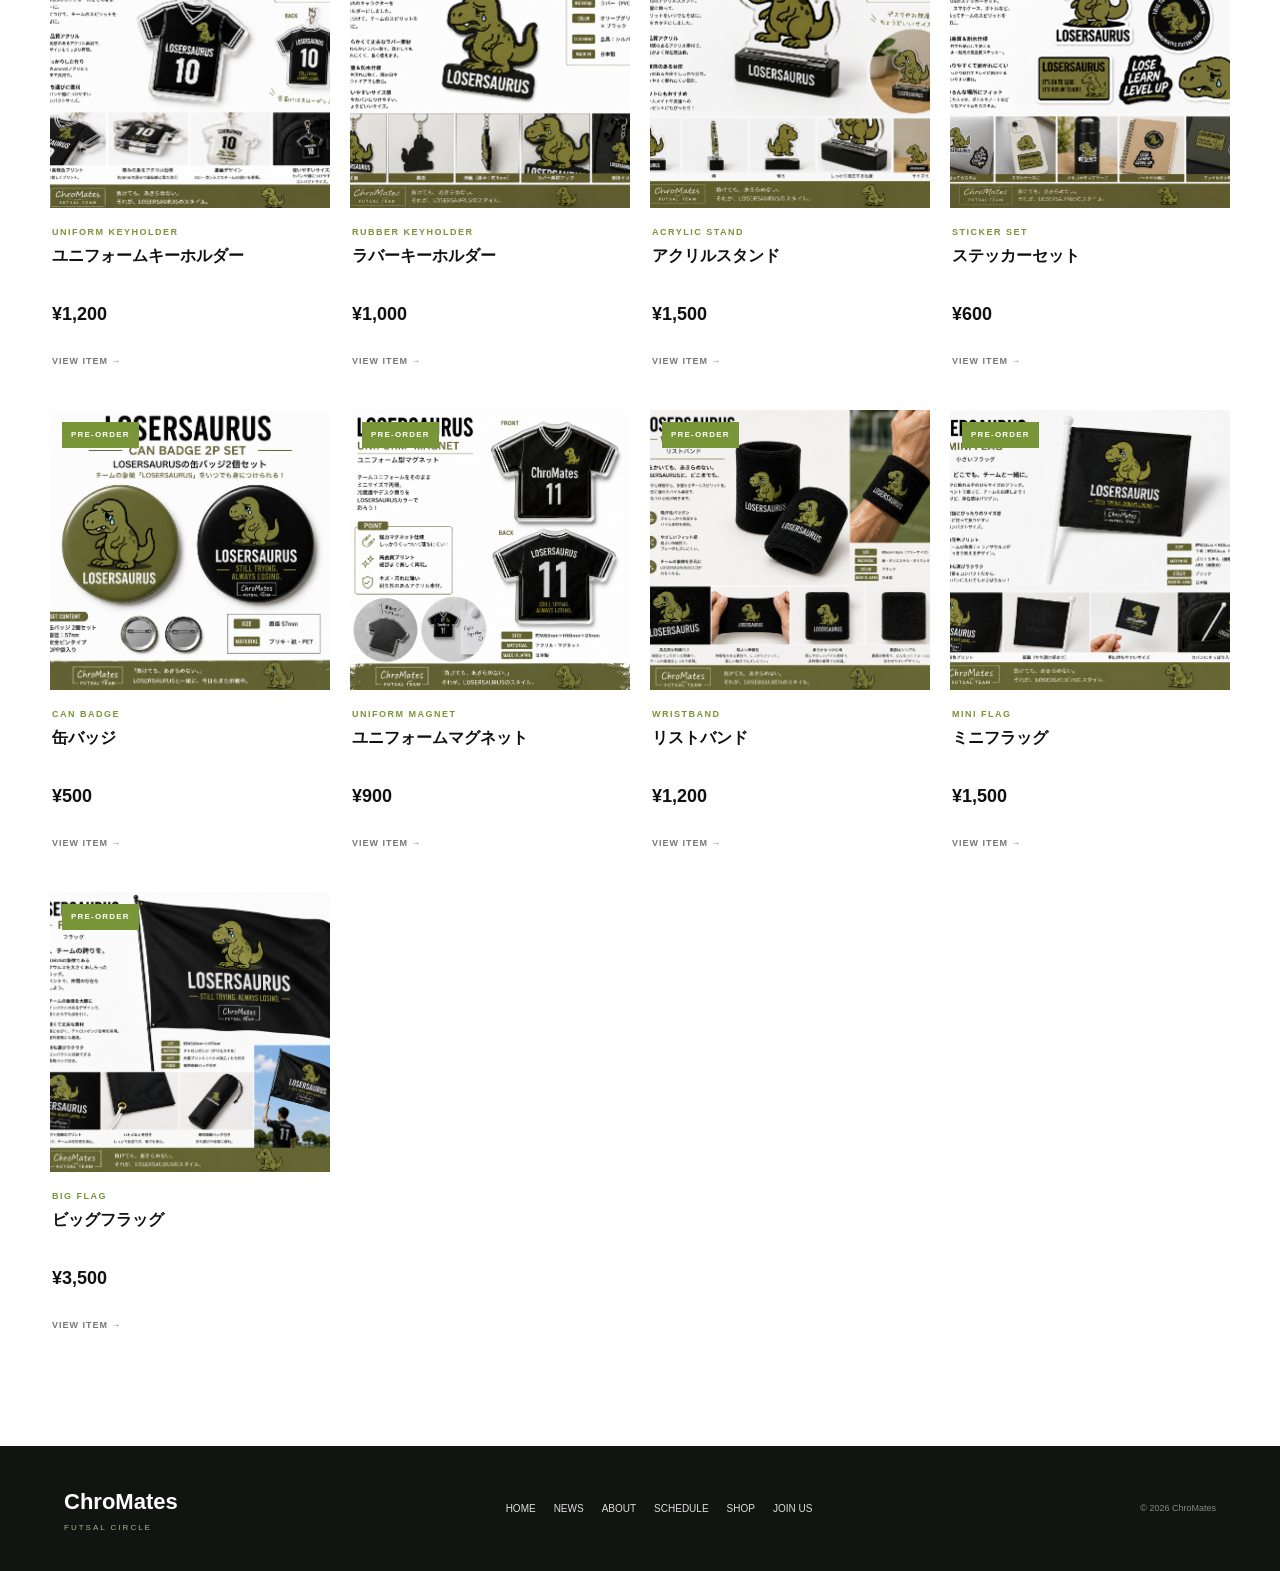
<file: Chromates-homepage/reserve.html>
<!DOCTYPE html>
<html lang="ja">

<head>
  <meta name="robots" content="noindex, nofollow, noarchive">
  <meta charset="UTF-8">
  <meta name="viewport" content="width=device-width, initial-scale=1.0">

  <title>RESERVE | ChroMates</title>

  <link rel="stylesheet" href="style.css">
</head>

<body>

  <header class="header">

    <a href="index.html" class="site-logo">
      <strong>ChroMates</strong>
      <span>FUTSAL CIRCLE</span>
    </a>

    <nav class="nav">
      <a href="index.html">HOME</a>
      <a href="news.html">NEWS</a>
      <a href="gallery.html">GALLERY</a>
      <a href="shop.html">SHOP</a>
      <a href="index.html#join">JOIN US</a>
    </nav>

  </header>


  <main class="reserve-page">

    <section class="reserve-inner">

      <a href="shop.html" class="product-back">
        ← BACK TO SHOP
      </a>


      <div class="reserve-heading">

        <p>PRE-ORDER</p>

        <h1>RESERVATION</h1>

        <span>
          ChroMatesオフィシャルグッズ予約フォーム
        </span>

      </div>


      <div class="reserve-product">

        <img
          id="reserve-product-image"
          src=""
          alt=""
        >

        <div>

          <p id="reserve-product-en"></p>

          <h2 id="reserve-product-name"></h2>

          <strong id="reserve-product-price"></strong>

        </div>

      </div>


      <form
        name="goods-reservation"
        method="POST"
        action="/reserve-thanks.html"
        data-netlify="true"
        netlify-honeypot="bot-field"
        class="reserve-form"
      >

        <input
          type="hidden"
          name="form-name"
          value="goods-reservation"
        >

        <p style="display:none;">
          <label>
            入力しないでください
            <input name="bot-field">
          </label>
        </p>


        <!-- 商品 -->
        <div class="form-group">

          <label for="product">
            商品
          </label>

          <input
            type="text"
            id="product"
            name="product"
            readonly
          >

        </div>


        <!-- 名前 -->
        <div class="form-group">

          <label for="reserve-name">
            名前
            <span class="required">必須</span>
          </label>

          <input
            type="text"
            id="reserve-name"
            name="name"
            placeholder="山田 太郎"
            required
          >

        </div>


        <!-- メール -->
        <div class="form-group">

          <label for="reserve-email">
            メールアドレス
            <span class="required">必須</span>
          </label>

          <input
            type="email"
            id="reserve-email"
            name="email"
            placeholder="example@email.com"
            required
          >

        </div>


        <!-- 数量 -->
        <div class="form-group">

          <label for="quantity">
            数量
            <span class="required">必須</span>
          </label>

          <select
            id="quantity"
            name="quantity"
            required
          >
            <option value="">選択してください</option>
            <option value="1">1個</option>
            <option value="2">2個</option>
            <option value="3">3個</option>
            <option value="4">4個</option>
            <option value="5">5個</option>
          </select>

        </div>


        <!-- サイズ -->
        <div class="form-group">

          <label for="size">
            サイズ
            <span class="optional">該当商品のみ</span>
          </label>

          <select
            id="size"
            name="size"
          >
            <option value="">サイズなし / 選択しない</option>
            <option value="S">S</option>
            <option value="M">M</option>
            <option value="L">L</option>
            <option value="XL">XL</option>
          </select>

        </div>


        <!-- 備考 -->
        <div class="form-group">

          <label for="note">
            備考
            <span class="optional">任意</span>
          </label>

          <textarea
            id="note"
            name="note"
            rows="5"
            placeholder="サイズ・受け渡しなど、ご希望があれば入力してください。"
          ></textarea>

        </div>


        <p class="reserve-note">
          ※こちらは予約受付フォームです。送信時点では購入確定・決済は行われません。
          支払い方法や受け渡し方法については、予約確認後にご連絡します。
        </p>


        <button
          type="submit"
          class="entry-submit"
        >
          RESERVE →
        </button>

      </form>

    </section>

  </main>


  <footer class="footer">

    <div class="footer-logo">
      <strong>ChroMates</strong>
      <span>FUTSAL CIRCLE</span>
    </div>

    <p>© 2026 ChroMates</p>

  </footer>


  <script src="goods-data.js"></script>

  <script>

    const params =
      new URLSearchParams(window.location.search);

    const productId =
      params.get("product");

    const product =
      goodsData.find(item => item.id === productId);


    if (!product) {

      window.location.href = "shop.html";

    } else {

      document.title =
        `${product.jpName} 予約 | ChroMates`;

      document.getElementById(
        "reserve-product-image"
      ).src = product.image;

      document.getElementById(
        "reserve-product-image"
      ).alt = product.jpName;

      document.getElementById(
        "reserve-product-en"
      ).textContent = product.name;

      document.getElementById(
        "reserve-product-name"
      ).textContent = product.jpName;

      document.getElementById(
        "reserve-product-price"
      ).textContent = product.price;

      document.getElementById(
        "product"
      ).value =
        `${product.jpName} / ${product.price}`;

    }

  </script>

</body>
</html>
</file>
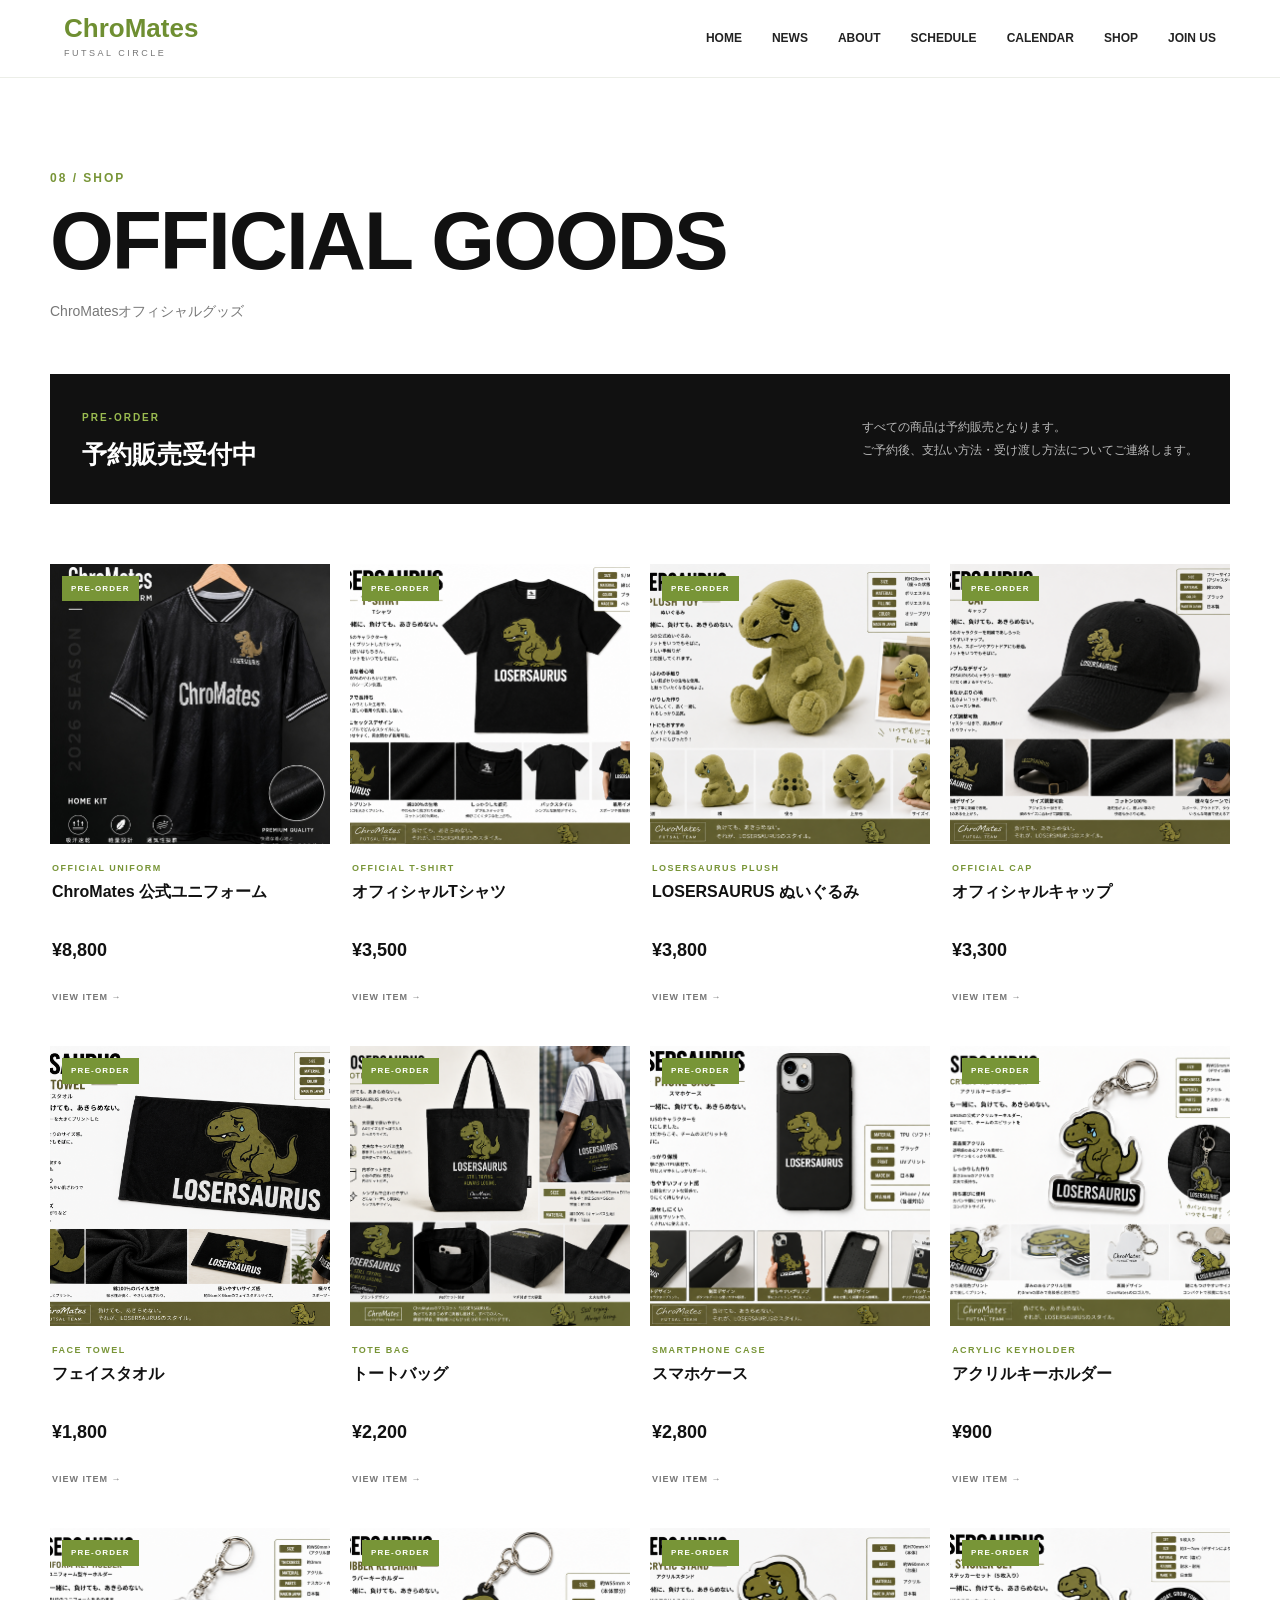
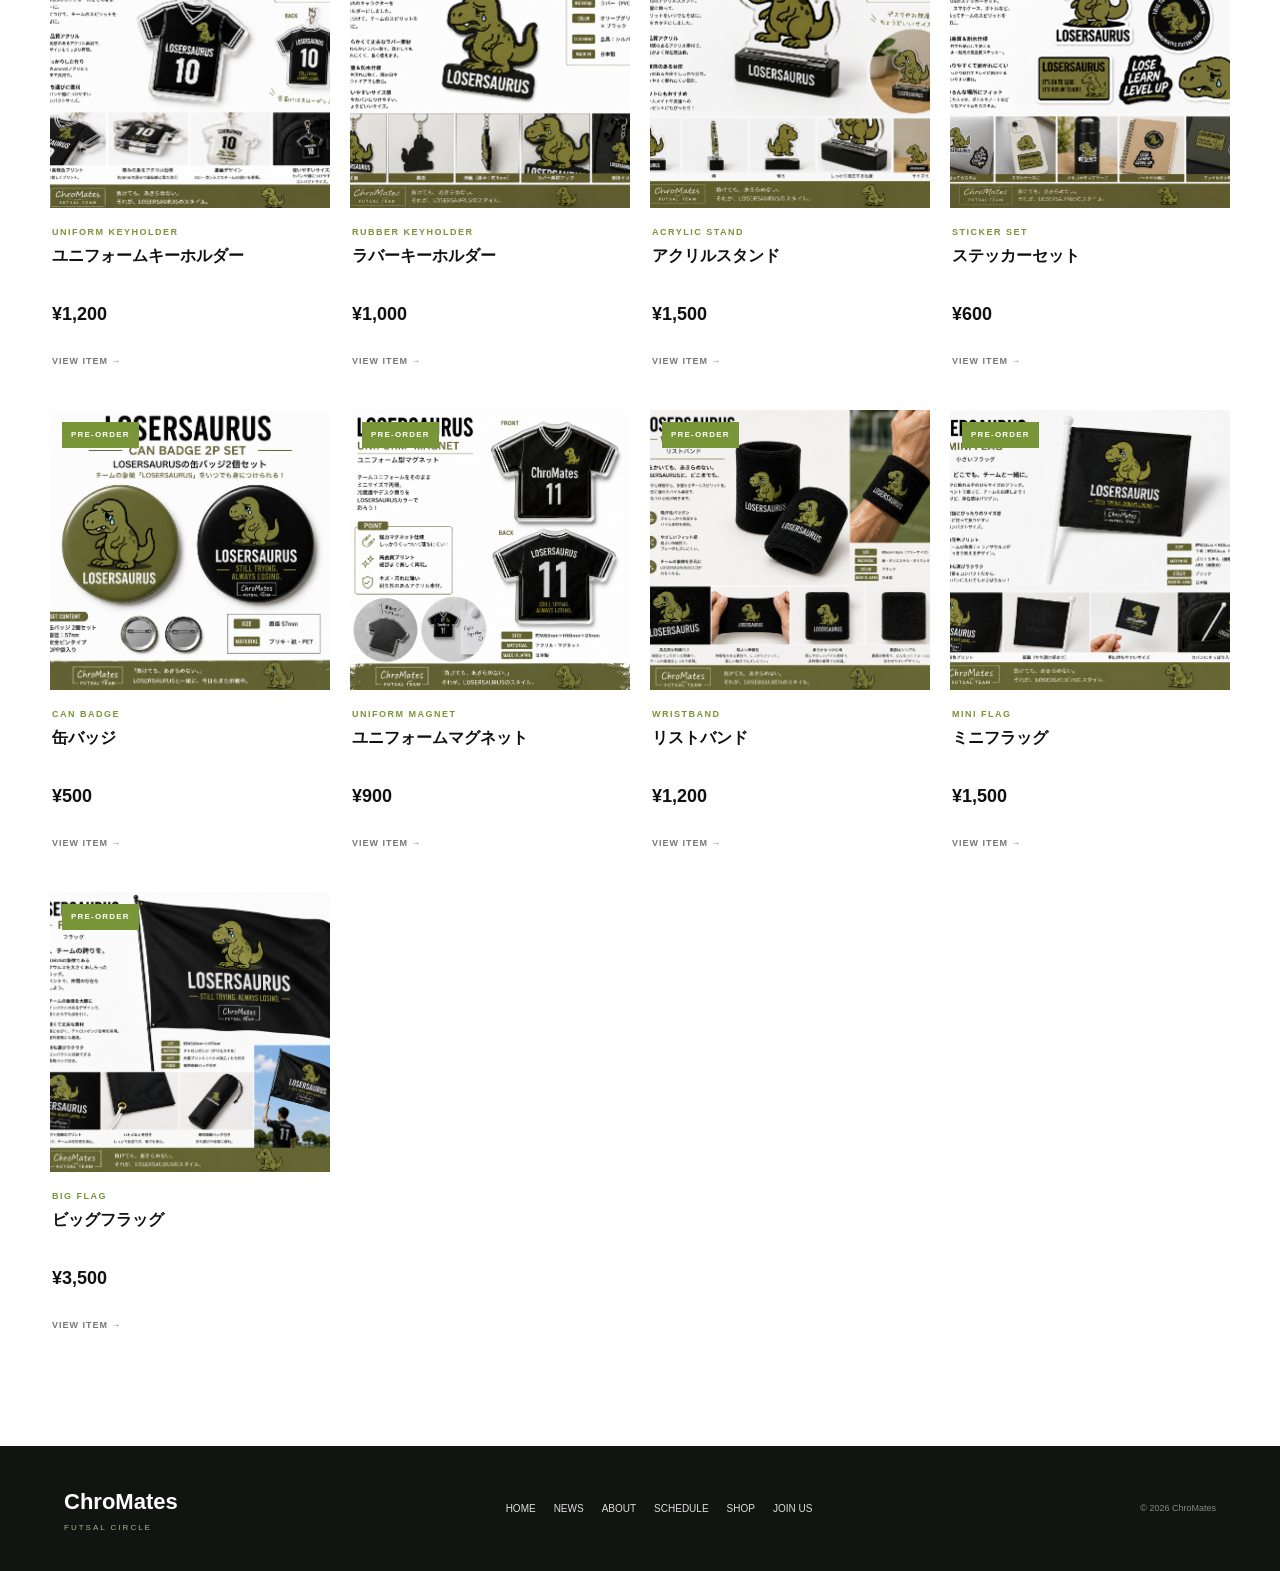
<file: Chromates-homepage/shop.html>
<!DOCTYPE html>
<html lang="ja">

<head>
  <meta name="robots" content="noindex, nofollow, noarchive">
  <meta charset="UTF-8">
  <meta name="viewport" content="width=device-width, initial-scale=1.0">

  <title>SHOP | ChroMates</title>

  <link rel="stylesheet" href="style.css">
</head>

<body>

  <!-- HEADER -->
  <header class="header">

    <a href="index.html" class="site-logo">
      <strong>ChroMates</strong>
      <span>FUTSAL CIRCLE</span>
    </a>

    <nav class="nav">
      <a href="index.html">HOME</a>
      <a href="news.html">NEWS</a>
      <a href="index.html#about">ABOUT</a>
      <a href="index.html#schedule">SCHEDULE</a>
      <a href="index.html#calendar">CALENDAR</a>
      <a href="shop.html">SHOP</a>
      <a href="index.html#join">JOIN US</a>
    </nav>

  </header>


  <!-- SHOP -->
  <main class="shop-page">

    <section class="shop-inner">

      <div class="shop-heading">

        <p>08 / SHOP</p>

        <h1>OFFICIAL GOODS</h1>

        <span>
          ChroMatesオフィシャルグッズ
        </span>

      </div>


      <!-- PRE ORDER NOTICE -->
      <div class="shop-notice">

        <div>
          <span>PRE-ORDER</span>
          <h2>予約販売受付中</h2>
        </div>

        <p>
          すべての商品は予約販売となります。<br>
          ご予約後、支払い方法・受け渡し方法についてご連絡します。
        </p>

      </div>


      <!-- GOODS -->
      <div
        class="goods-grid"
        id="goods-grid"
      >
      </div>

    </section>

  </main>


  <!-- FOOTER -->
  <footer class="footer">

    <div class="footer-logo">
      <strong>ChroMates</strong>
      <span>FUTSAL CIRCLE</span>
    </div>

    <nav class="footer-nav">
      <a href="index.html">HOME</a>
      <a href="news.html">NEWS</a>
      <a href="index.html#about">ABOUT</a>
      <a href="index.html#schedule">SCHEDULE</a>
      <a href="shop.html">SHOP</a>
      <a href="index.html#join">JOIN US</a>
    </nav>

    <p>© 2026 ChroMates</p>

  </footer>


  <script src="goods-data.js"></script>

  <script>

    const goodsGrid =
      document.getElementById("goods-grid");

    goodsData.forEach(item => {

      const card =
        document.createElement("a");

      card.href =
        `product.html?id=${item.id}`;

      card.className =
        "goods-card";

      card.innerHTML = `

        <div class="goods-image">

          <img
            src="${item.image}"
            alt="${item.jpName}"
          >

          <span class="goods-status">
            ${item.status}
          </span>

        </div>


        <div class="goods-info">

          <p class="goods-name-en">
            ${item.name}
          </p>

          <h2>
            ${item.jpName}
          </h2>

          <strong class="goods-price">
            ${item.price}
          </strong>

          <span class="goods-view">
            VIEW ITEM →
          </span>

        </div>

      `;

      goodsGrid.appendChild(card);

    });

  </script>

</body>
</html>
</file>
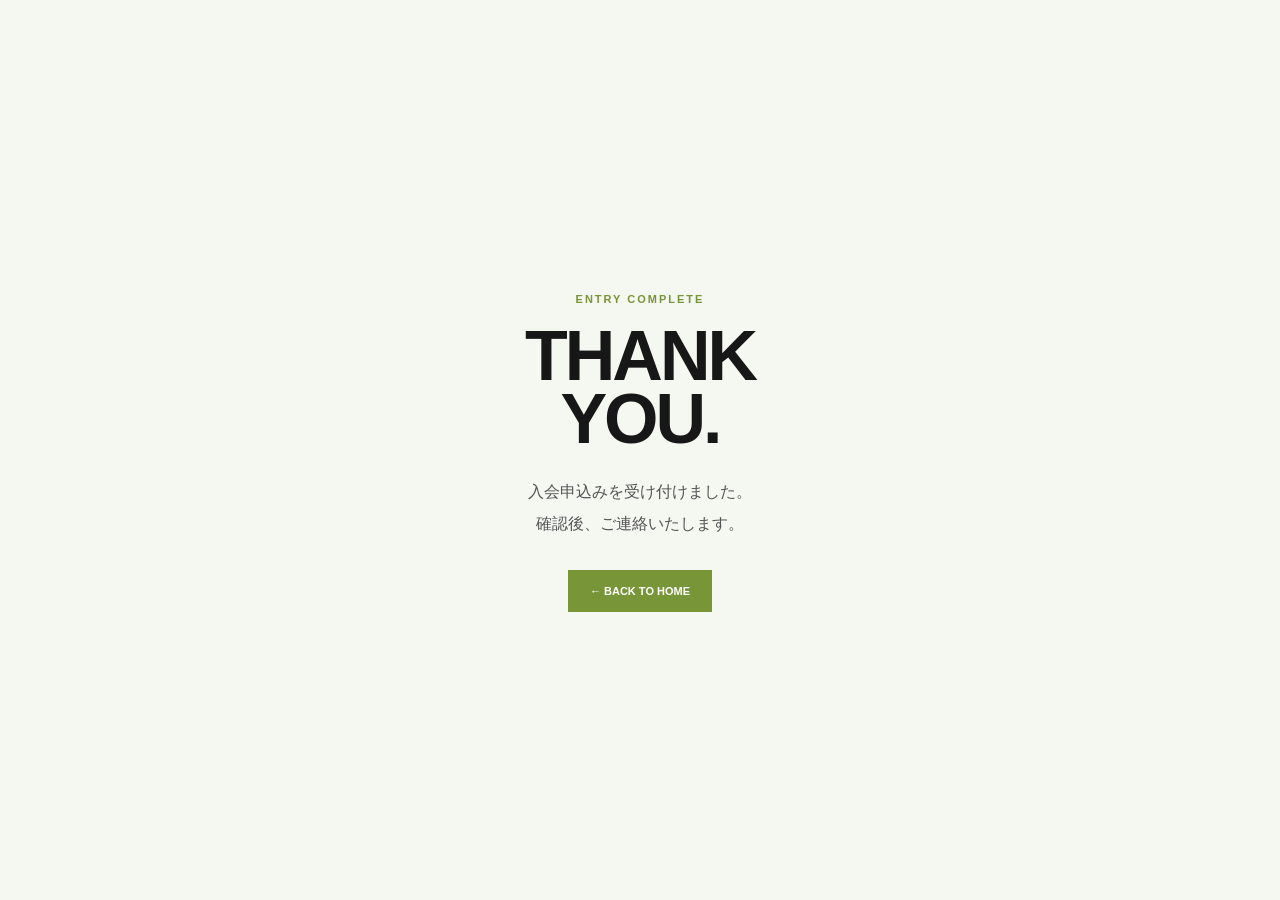
<file: Chromates-homepage/thanks.html>
<!DOCTYPE html>
<html lang="ja">

<head>
  <meta charset="UTF-8">
  <meta name="viewport" content="width=device-width, initial-scale=1.0">

  <title>ENTRY COMPLETE | ChroMates</title>

  <meta name="robots" content="noindex, nofollow">

  <link rel="stylesheet" href="style.css">
</head>

<body class="entry-page">

  <main class="thanks-main">

    <p>ENTRY COMPLETE</p>

    <h1>
      THANK<br>
      YOU.
    </h1>

    <p>
      入会申込みを受け付けました。<br>
      確認後、ご連絡いたします。
    </p>

    <a href="index.html">
      ← BACK TO HOME
    </a>

  </main>

</body>

</html>
</file>
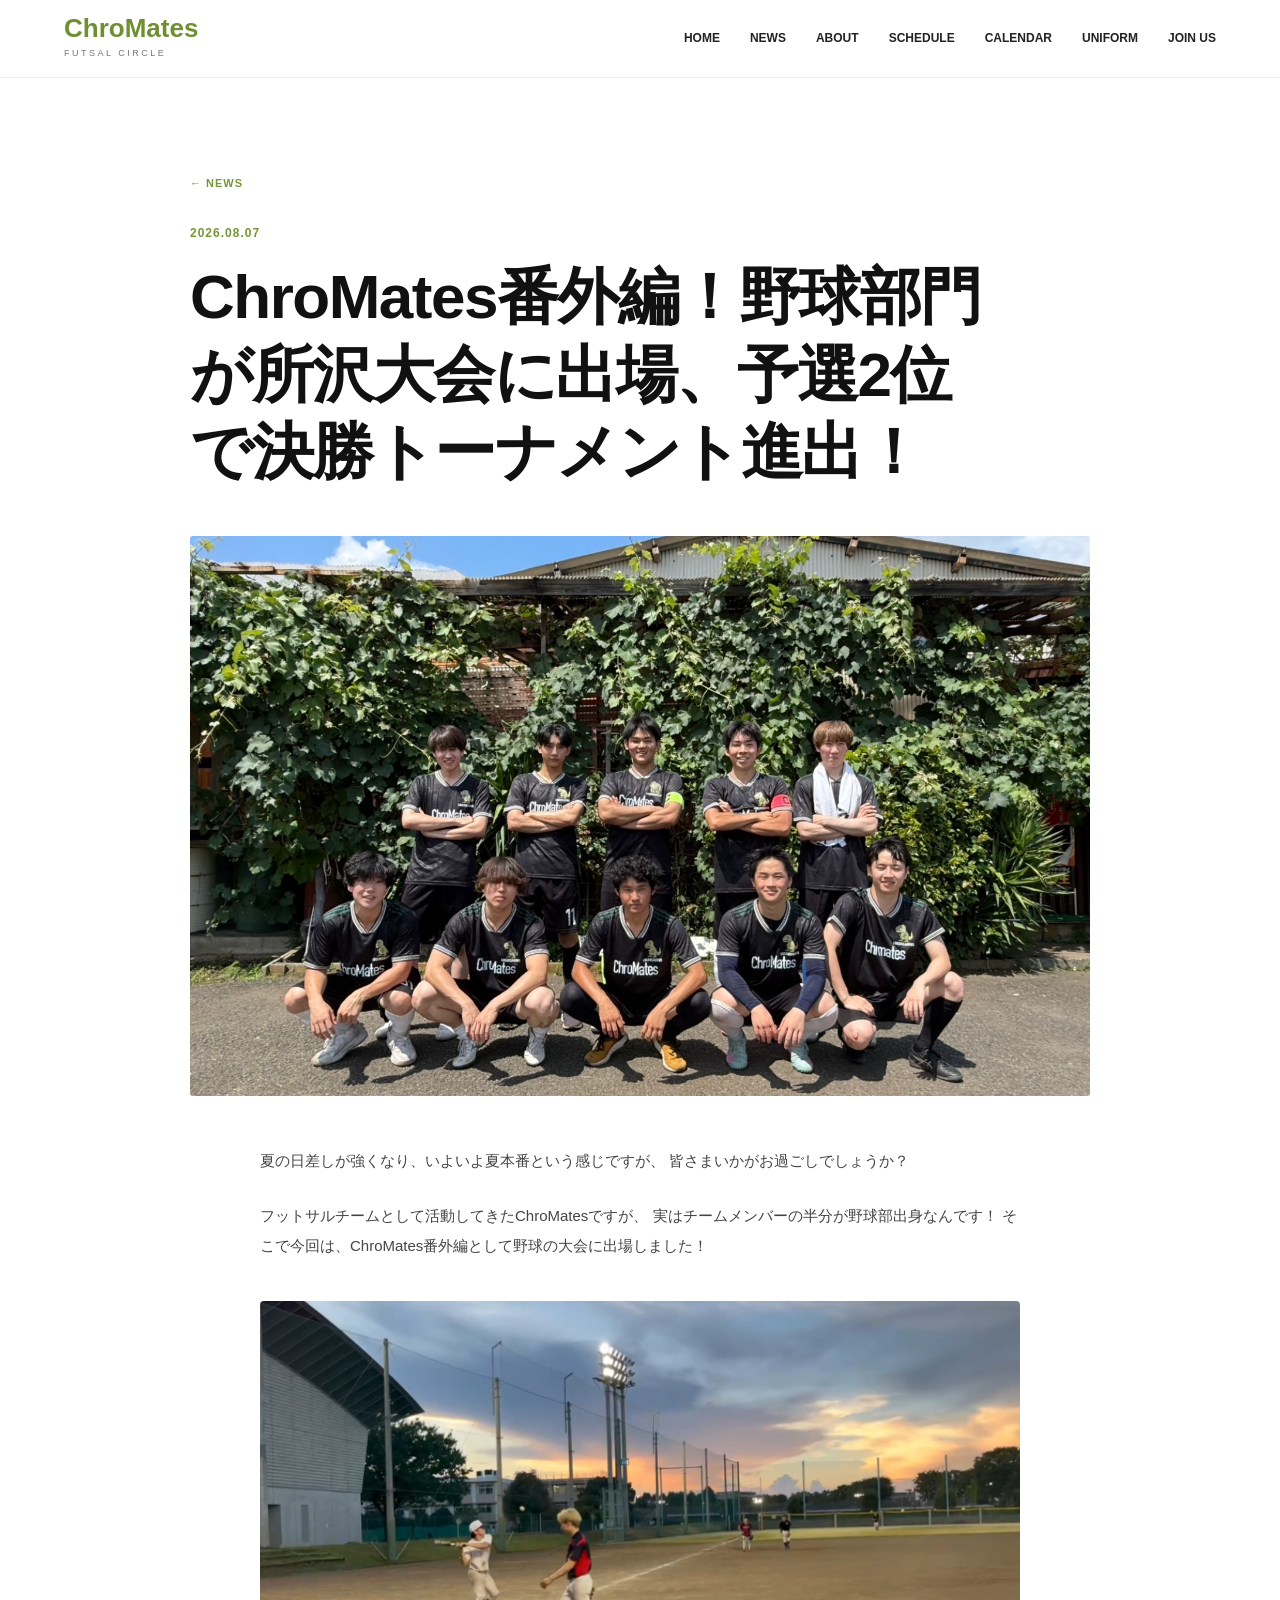
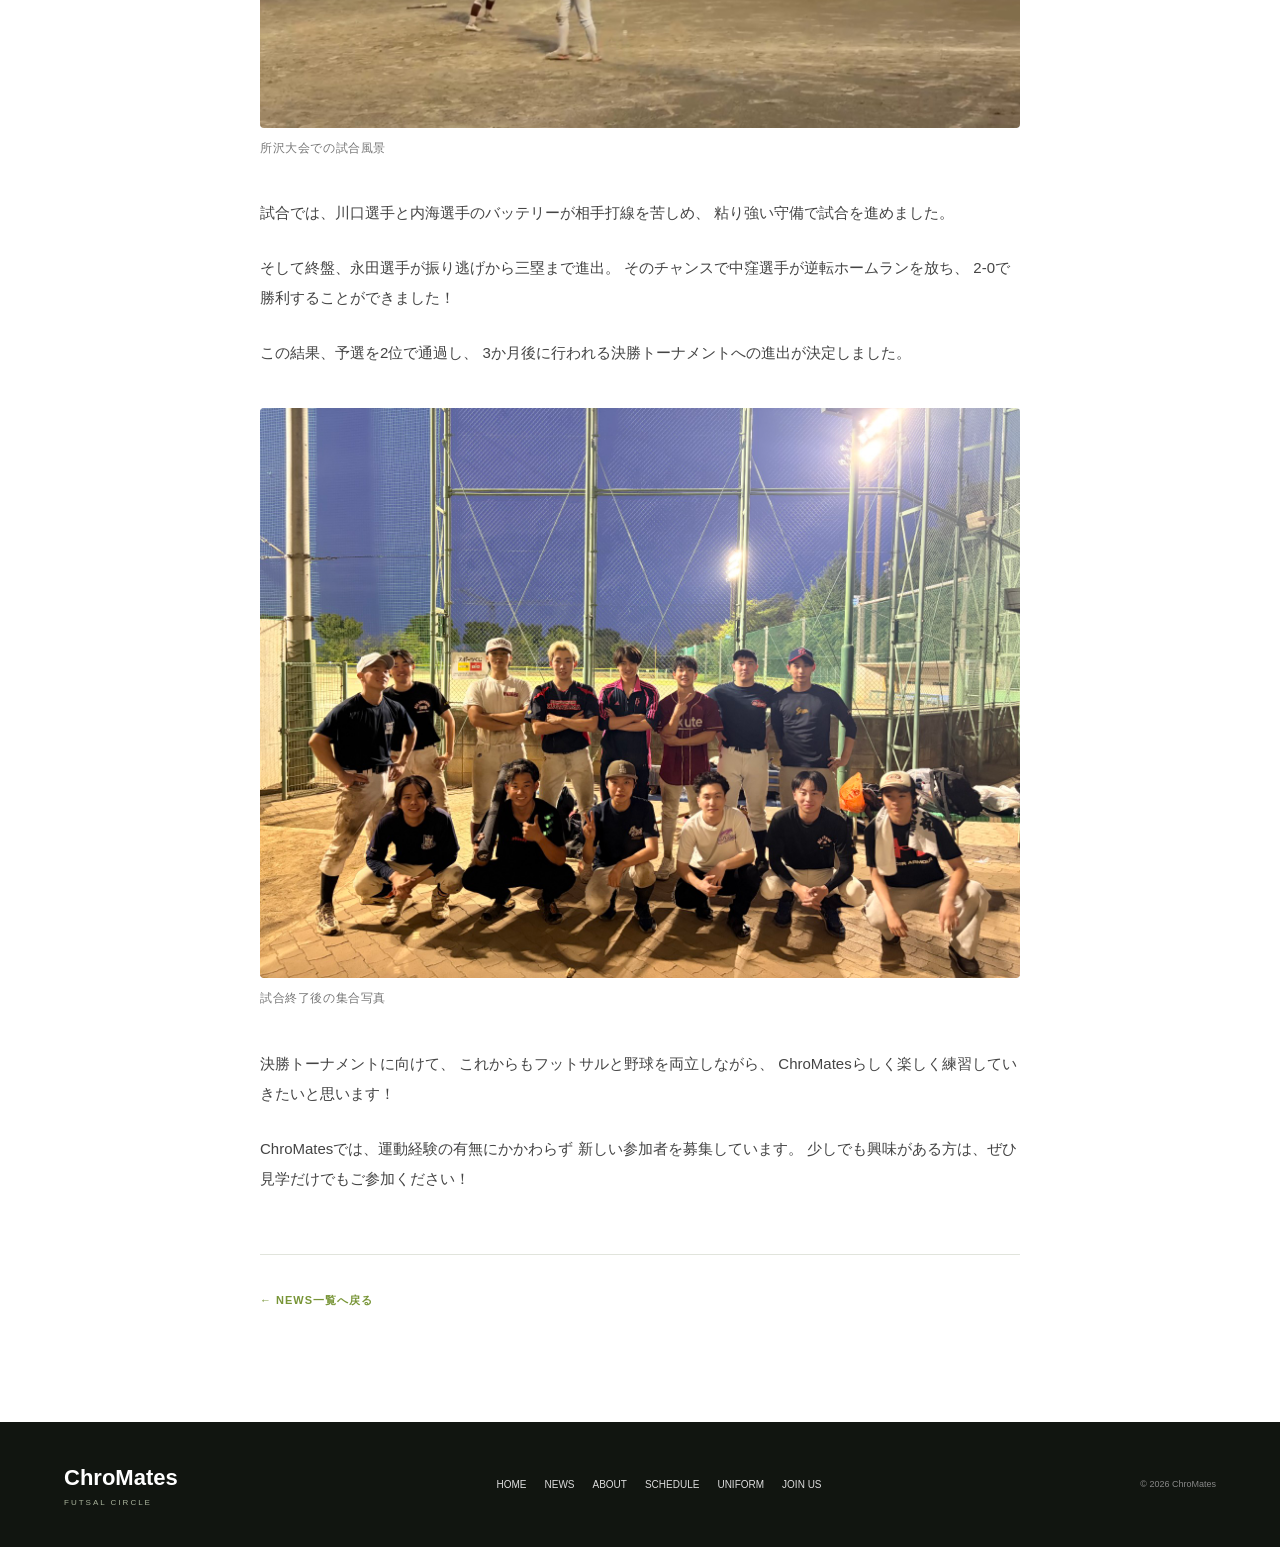
<file: Chromates-homepage/news/baseball-tokorozawa.html>
<!DOCTYPE html>
<html lang="ja">

<head>
  <meta name="robots" content="noindex, nofollow, noarchive">
  <meta charset="UTF-8">
  <meta name="viewport" content="width=device-width, initial-scale=1.0">

  <title>記事タイトル | ChroMates</title>

  <link rel="stylesheet" href="../style.css">
</head>

<body>

  <!-- HEADER -->
  <header class="header">

    <a href="../index.html" class="site-logo">
      <strong>ChroMates</strong>
      <span>FUTSAL CIRCLE</span>
    </a>

    <nav class="nav">
      <a href="../index.html">HOME</a>
      <a href="../news.html">NEWS</a>
      <a href="../index.html#about">ABOUT</a>
      <a href="../index.html#schedule">SCHEDULE</a>
      <a href="../index.html#calendar">CALENDAR</a>
      <a href="../index.html#uniform">UNIFORM</a>
      <a href="../index.html#join">JOIN US</a>
    </nav>

  </header>


  <!-- NEWS ARTICLE -->
  <main class="article-page">

    <article class="article-inner">

      <!-- 記事上部 -->
      <div class="article-header">

        <a href="../news.html" class="article-back">
          ← NEWS
        </a>

        <!-- ↓ 記事を作るときに変更 -->
        <time>2026.08.07</time>

        <!-- ↓ 記事を作るときに変更 -->
        <h1>
          ChroMates番外編！野球部門が所沢大会に出場、予選2位で決勝トーナメント進出！
        </h1>

      </div>


      <!-- メイン画像 -->
      <div class="article-image">

        <!--
          記事を作るときに画像を変更
          例：
          <img src="../images/team.jpg" alt="大会の様子">
        -->

        <img
          src="../images/team.jpg"
          alt="ChroMates"
        >

      </div>


     <!-- 記事本文 -->
<div class="article-body">

  <p>
    夏の日差しが強くなり、いよいよ夏本番という感じですが、
    皆さまいかがお過ごしでしょうか？
  </p>

  <p>
    フットサルチームとして活動してきたChroMatesですが、
    実はチームメンバーの半分が野球部出身なんです！
    そこで今回は、ChroMates番外編として野球の大会に出場しました！
  </p>

  <!-- 試合中の写真 -->
  <figure class="article-photo">
    <img
      src="../images/baseball-game.jpg"
      alt="ChroMates野球部門 所沢大会の試合風景"
    >
    <figcaption>所沢大会での試合風景</figcaption>
  </figure>

  <p>
    試合では、川口選手と内海選手のバッテリーが相手打線を苦しめ、
    粘り強い守備で試合を進めました。
  </p>

  <p>
    そして終盤、永田選手が振り逃げから三塁まで進出。
    そのチャンスで中窪選手が逆転ホームランを放ち、
    2-0で勝利することができました！
  </p>

  <p>
    この結果、予選を2位で通過し、
    3か月後に行われる決勝トーナメントへの進出が決定しました。
  </p>

  <!-- 試合後の集合写真 -->
  <figure class="article-photo">
    <img
      src="../images/baseball-team.jpg"
      alt="ChroMates野球部門 所沢大会終了後の集合写真"
    >
    <figcaption>試合終了後の集合写真</figcaption>
  </figure>

  <p>
    決勝トーナメントに向けて、
    これからもフットサルと野球を両立しながら、
    ChroMatesらしく楽しく練習していきたいと思います！
  </p>

  <p>
    ChroMatesでは、運動経験の有無にかかわらず
    新しい参加者を募集しています。
    少しでも興味がある方は、ぜひ見学だけでもご参加ください！
  </p>

</div>
        <!-- ↑ ここまで本文を変更 -->

      </div>


      <div class="article-bottom">

        <a href="../news.html">
          ← NEWS一覧へ戻る
        </a>

      </div>

    </article>

  </main>


  <!-- FOOTER -->
  <footer class="footer">

    <div class="footer-logo">
      <strong>ChroMates</strong>
      <span>FUTSAL CIRCLE</span>
    </div>

    <nav class="footer-nav">
      <a href="../index.html">HOME</a>
      <a href="../news.html">NEWS</a>
      <a href="../index.html#about">ABOUT</a>
      <a href="../index.html#schedule">SCHEDULE</a>
      <a href="../index.html#uniform">UNIFORM</a>
      <a href="../index.html#join">JOIN US</a>
    </nav>

    <p>© 2026 ChroMates</p>

  </footer>

</body>
</html>
</file>
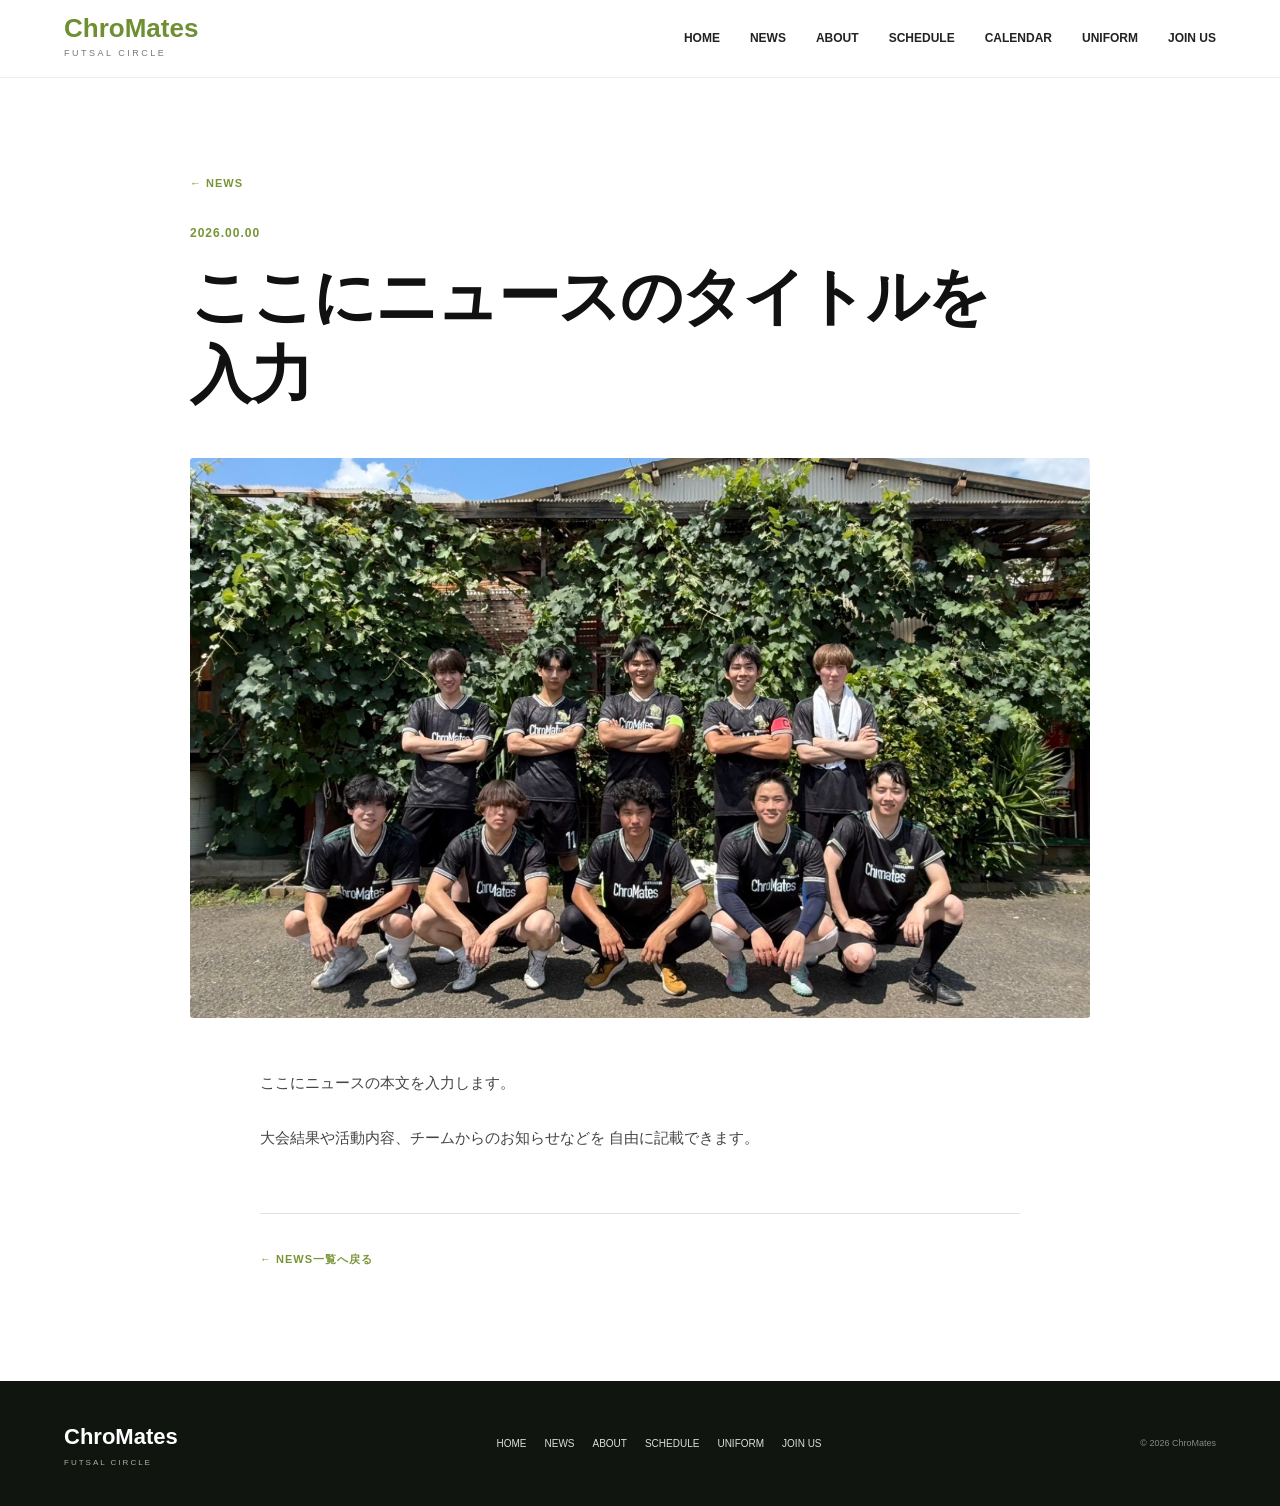
<file: Chromates-homepage/news/template.html>
<!DOCTYPE html>
<html lang="ja">

<head>
  <meta name="robots" content="noindex, nofollow, noarchive">
  <meta charset="UTF-8">
  <meta name="viewport" content="width=device-width, initial-scale=1.0">

  <title>記事タイトル | ChroMates</title>

  <link rel="stylesheet" href="../style.css">
</head>

<body>

  <!-- HEADER -->
  <header class="header">

    <a href="../index.html" class="site-logo">
      <strong>ChroMates</strong>
      <span>FUTSAL CIRCLE</span>
    </a>

    <nav class="nav">
      <a href="../index.html">HOME</a>
      <a href="../news.html">NEWS</a>
      <a href="../index.html#about">ABOUT</a>
      <a href="../index.html#schedule">SCHEDULE</a>
      <a href="../index.html#calendar">CALENDAR</a>
      <a href="../index.html#uniform">UNIFORM</a>
      <a href="../index.html#join">JOIN US</a>
    </nav>

  </header>


  <!-- NEWS ARTICLE -->
  <main class="article-page">

    <article class="article-inner">

      <!-- 記事上部 -->
      <div class="article-header">

        <a href="../news.html" class="article-back">
          ← NEWS
        </a>

        <!-- ↓ 記事を作るときに変更 -->
        <time>2026.00.00</time>

        <!-- ↓ 記事を作るときに変更 -->
        <h1>
          ここにニュースのタイトルを入力
        </h1>

      </div>


      <!-- メイン画像 -->
      <div class="article-image">

        <!--
          記事を作るときに画像を変更
          例：
          <img src="../images/team.jpg" alt="大会の様子">
        -->

        <img
          src="../images/team.jpg"
          alt="ChroMates"
        >

      </div>


      <!-- 記事本文 -->
      <div class="article-body">

        <!-- ↓ ここから本文を変更 -->

        <p>
          ここにニュースの本文を入力します。
        </p>

        <p>
          大会結果や活動内容、チームからのお知らせなどを
          自由に記載できます。
        </p>

        <!-- ↑ ここまで本文を変更 -->

      </div>


      <div class="article-bottom">

        <a href="../news.html">
          ← NEWS一覧へ戻る
        </a>

      </div>

    </article>

  </main>


  <!-- FOOTER -->
  <footer class="footer">

    <div class="footer-logo">
      <strong>ChroMates</strong>
      <span>FUTSAL CIRCLE</span>
    </div>

    <nav class="footer-nav">
      <a href="../index.html">HOME</a>
      <a href="../news.html">NEWS</a>
      <a href="../index.html#about">ABOUT</a>
      <a href="../index.html#schedule">SCHEDULE</a>
      <a href="../index.html#uniform">UNIFORM</a>
      <a href="../index.html#join">JOIN US</a>
    </nav>

    <p>© 2026 ChroMates</p>

  </footer>

</body>
</html>
</file>
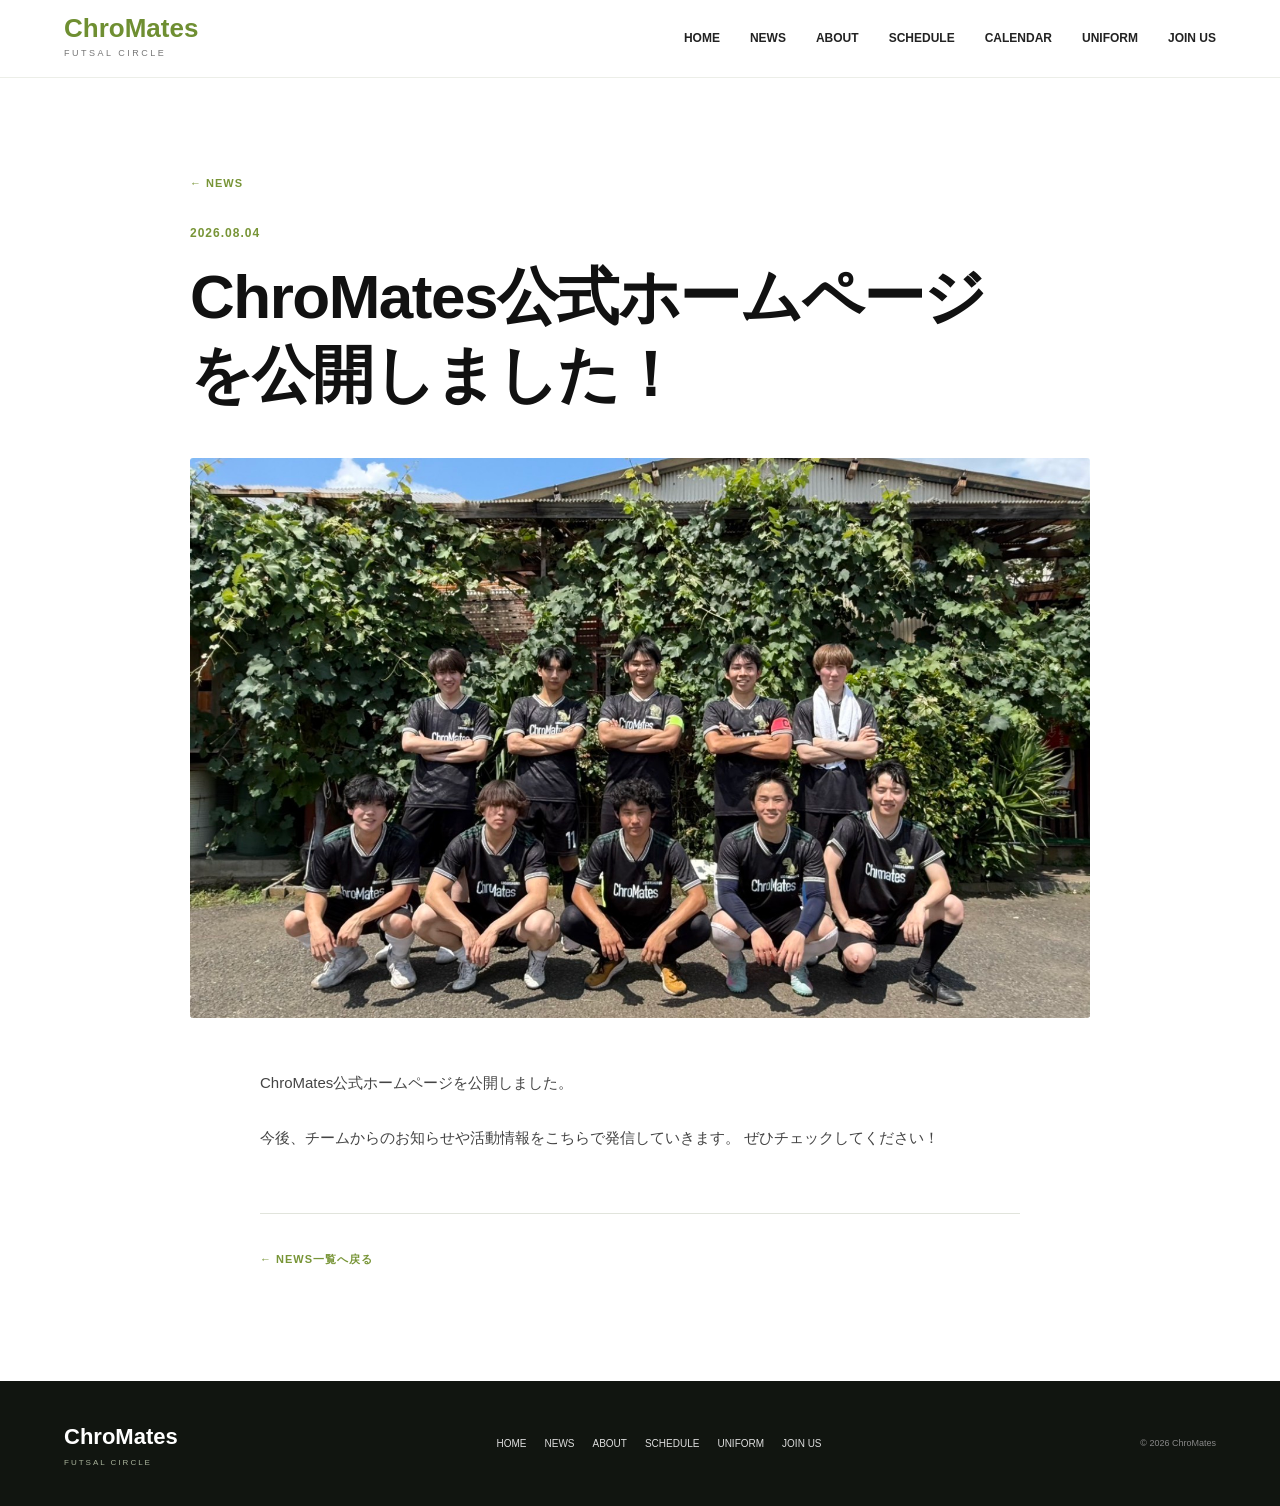
<file: Chromates-homepage/news/test.html>
<!DOCTYPE html>
<html lang="ja">

<head>
  <meta name="robots" content="noindex, nofollow, noarchive">
  <meta charset="UTF-8">
  <meta name="viewport" content="width=device-width, initial-scale=1.0">

  <title>ChroMates公式ホームページを公開しました！ | ChroMates</title>

  <link rel="stylesheet" href="../style.css">
</head>

<body>

  <!-- HEADER -->
  <header class="header">

    <a href="../index.html" class="site-logo">
      <strong>ChroMates</strong>
      <span>FUTSAL CIRCLE</span>
    </a>

    <nav class="nav">
      <a href="../index.html">HOME</a>
      <a href="../news.html">NEWS</a>
      <a href="../index.html#about">ABOUT</a>
      <a href="../index.html#schedule">SCHEDULE</a>
      <a href="../index.html#calendar">CALENDAR</a>
      <a href="../index.html#uniform">UNIFORM</a>
      <a href="../index.html#join">JOIN US</a>
    </nav>

  </header>


  <!-- NEWS ARTICLE -->
  <main class="article-page">

    <article class="article-inner">

      <!-- 記事上部 -->
      <div class="article-header">

        <a href="../news.html" class="article-back">
          ← NEWS
        </a>

        <!-- ↓ 記事を作るときに変更 -->
        <time>2026.08.04</time>

        <!-- ↓ 記事を作るときに変更 -->
        <h1>
       ChroMates公式ホームページを公開しました！
        </h1>

      </div>


      <!-- メイン画像 -->
      <div class="article-image">

        <!--
          記事を作るときに画像を変更
          例：
          <img src="../images/team.jpg" alt="大会の様子">
        -->

        <img
          src="../images/team.jpg"
          alt="ChroMates"
        >

      </div>


      <!-- 記事本文 -->
      <div class="article-body">

        <!-- ↓ ここから本文を変更 -->

        <p>
          ChroMates公式ホームページを公開しました。
        </p>

        <p>
          今後、チームからのお知らせや活動情報をこちらで発信していきます。
    ぜひチェックしてください！
        </p>

        <!-- ↑ ここまで本文を変更 -->

      </div>


      <div class="article-bottom">

        <a href="../news.html">
          ← NEWS一覧へ戻る
        </a>

      </div>

    </article>

  </main>


  <!-- FOOTER -->
  <footer class="footer">

    <div class="footer-logo">
      <strong>ChroMates</strong>
      <span>FUTSAL CIRCLE</span>
    </div>

    <nav class="footer-nav">
      <a href="../index.html">HOME</a>
      <a href="../news.html">NEWS</a>
      <a href="../index.html#about">ABOUT</a>
      <a href="../index.html#schedule">SCHEDULE</a>
      <a href="../index.html#uniform">UNIFORM</a>
      <a href="../index.html#join">JOIN US</a>
    </nav>

    <p>© 2026 ChroMates</p>

  </footer>

</body>
</html>
</file>
<file: Chromates-homepage/style.css>
* {
  margin: 0;
  padding: 0;
  box-sizing: border-box;
}

html {
  scroll-behavior: smooth;
}

body {
  font-family:
    -apple-system,
    BlinkMacSystemFont,
    "Segoe UI",
    "Yu Gothic",
    "Hiragino Kaku Gothic ProN",
    Meiryo,
    sans-serif;

  background: #ffffff;
  color: #171717;
  line-height: 1.7;
}

img {
  display: block;
  max-width: 100%;
}

a {
  color: inherit;
}


/* =========================
   HEADER
========================= */

.header {
  position: sticky;
  top: 0;
  z-index: 1000;

  height: 78px;

  display: flex;
  justify-content: space-between;
  align-items: center;

  padding: 0 5%;

  background: rgba(255, 255, 255, 0.96);

  border-bottom: 1px solid #eceee8;
}

.site-logo {
  text-decoration: none;

  display: flex;
  flex-direction: column;
}

.site-logo strong {
  font-size: 26px;
  line-height: 1;

  color: #6f8f32;
}

.site-logo span {
  margin-top: 5px;

  font-size: 9px;
  letter-spacing: 2.5px;

  color: #777;
}

.nav {
  display: flex;
  align-items: center;

  gap: 30px;
}

.nav a {
  position: relative;

  text-decoration: none;

  font-size: 12px;
  font-weight: 700;

  color: #222;
}

.nav a::after {
  content: "";

  position: absolute;

  left: 0;
  bottom: -10px;

  width: 0;
  height: 2px;

  background: #7f9f37;

  transition: 0.25s;
}

.nav a:hover::after {
  width: 100%;
}


/* =========================
   HERO
========================= */

.hero {
  min-height: 590px;

  display: flex;
  justify-content: space-between;
  align-items: center;

  gap: 50px;

  padding: 70px 5%;

  background:
    linear-gradient(
      90deg,
      rgba(7, 18, 5, 0.72) 0%,
      rgba(7, 18, 5, 0.42) 42%,
      rgba(7, 18, 5, 0.12) 75%
    ),
    url("images/team.jpg");

  background-size: cover;
  background-position: center;
}

.hero-text {
  max-width: 620px;

  color: white;
}

.hero-label {
  margin-bottom: 18px;

  font-size: 12px;
  letter-spacing: 3px;
}

.hero-text h1 {
  margin-bottom: 25px;

  font-size: clamp(52px, 6vw, 82px);

  line-height: 0.95;
  letter-spacing: -2px;
}

.hero-description {
  margin-bottom: 28px;

  font-size: 17px;
}

.green-button {
  display: inline-block;

  padding: 13px 27px;

  text-decoration: none;

  background: #7f9f37;
  color: white;

  font-size: 13px;
  font-weight: 700;

  border-radius: 4px;

  transition: 0.25s;
}

.green-button:hover {
  background: #68832e;

  transform: translateY(-2px);
}


/* NEXT */

.next-activity {
  width: 340px;

  padding: 32px;

  background: rgba(7, 10, 7, 0.88);

  color: white;

  border: 1px solid rgba(255, 255, 255, 0.15);

  backdrop-filter: blur(7px);
}

.next-label {
  color: #92b64b;

  font-size: 13px;
  font-weight: 800;
}

.next-date {
  margin: 5px 0;

  font-size: 54px;
  font-weight: 800;

  line-height: 1;
}

.next-date span {
  font-size: 15px;

  color: #9abc50;
}

.next-line {
  width: 70px;
  height: 2px;

  margin: 18px 0;

  background: white;
}

.next-activity > p {
  margin-top: 7px;

  font-size: 14px;
}

.outline-button {
  display: block;

  margin-top: 25px;

  padding: 12px 20px;

  text-align: center;

  color: #9cbd55;

  border: 1px solid #7f9f37;

  text-decoration: none;

  font-size: 13px;
  font-weight: 700;

  transition: 0.25s;
}

.outline-button:hover {
  color: white;

  background: #7f9f37;
}


/* =========================
   FEATURES
========================= */

.features {
  display: grid;
  grid-template-columns: repeat(4, 1fr);

  width: 100%;

  background: white;

  border-bottom: 1px solid #e7e9e3;
}

.feature {
  padding: 30px 20px;

  text-align: center;

  border-right: 1px solid #e7e9e3;
}

.feature:last-child {
  border-right: none;
}

.feature-icon {
  margin-bottom: 7px;

  font-size: 28px;

  color: #7d9d37;
}

.feature h3 {
  margin-bottom: 4px;

  font-size: 14px;
}

.feature p {
  color: #777;

  font-size: 11px;
}


/* =========================
   COMMON
========================= */

.section-heading {
  display: flex;
  justify-content: space-between;
  align-items: center;

  margin-bottom: 28px;
}

.section-heading h2 {
  font-size: 30px;

  letter-spacing: -1px;
}

.section-heading h2 span {
  color: #799838;
}

.section-heading a {
  text-decoration: none;

  color: #789637;

  font-size: 11px;
  font-weight: 800;
}


/* =========================
   NEWS + GALLERY
========================= */

.two-column {
  display: grid;
  grid-template-columns: 1fr 1fr;

  max-width: 1220px;

  margin: 0 auto;

  padding: 65px 35px;

  gap: 60px;
}

.content-block:first-child {
  padding-right: 60px;

  border-right: 1px solid #e3e5df;
}


/* NEWS */

.news-item {
  display: grid;
  grid-template-columns: 120px 1fr;

  gap: 20px;

  padding: 17px 0;

  text-decoration: none;

  border-bottom: 1px solid #e6e8e2;

  transition: 0.2s;
}

.news-item:hover {
  padding-left: 6px;
}

.news-item time {
  color: #779337;

  font-size: 12px;
}

.news-item span {
  font-size: 14px;
}


/* GALLERY */

.gallery-grid {
  display: grid;
  grid-template-columns: repeat(3, 1fr);

  gap: 12px;
}

.gallery-grid img {
  width: 100%;
  height: 130px;

  object-fit: cover;

  border-radius: 5px;

  transition: 0.3s;
}

.gallery-grid img:hover {
  transform: scale(1.025);
}


/* =========================
   ABOUT
========================= */

.about-section {
  position: relative;

  display: grid;
  grid-template-columns: 0.9fr 1.1fr;

  max-width: 1220px;

  margin: 0 auto;
  padding: 100px 35px 70px;

  gap: 70px;
}


/* 左側 */

.about-content {
  display: flex;
  flex-direction: column;
  justify-content: center;
}

.about-number {
  margin-bottom: 20px;

  color: #7f9f37;

  font-size: 12px;
  font-weight: 800;

  letter-spacing: 2px;
}

.about-content h2 {
  margin-bottom: 28px;

  font-size: 38px;
  line-height: 1.4;

  letter-spacing: -1px;
}

.about-description {
  margin-bottom: 14px;

  color: #555;

  font-size: 14px;
  line-height: 2;
}

.about-button {
  width: fit-content;

  margin-top: 25px;
  padding: 12px 22px;

  text-decoration: none;

  color: #718d32;

  border: 1px solid #7f9f37;

  font-size: 11px;
  font-weight: 800;

  letter-spacing: 1px;

  transition: 0.25s;
}

.about-button:hover {
  background: #7f9f37;
  color: white;
}


/* 右側の写真 */

.about-photo {
  position: relative;
}

.about-photo img {
  width: 100%;
  height: 430px;

  object-fit: cover;

  border-radius: 3px;
}


/* 写真後ろのアクセント */

.about-photo::before {
  content: "";

  position: absolute;

  top: -18px;
  right: -18px;

  width: 130px;
  height: 130px;

  background:
    repeating-linear-gradient(
      -45deg,
      #829f43,
      #829f43 15px,
      #e3e9d5 15px,
      #e3e9d5 30px
    );

  z-index: -1;
}


/* 下の数字 */

.about-stats {
  grid-column: 1 / -1;

  display: grid;
  grid-template-columns: repeat(3, 1fr);

  margin-top: 10px;

  border-top: 1px solid #e1e4dc;
  border-bottom: 1px solid #e1e4dc;
}

.about-stat {
  padding: 27px 20px;

  text-align: center;

  border-right: 1px solid #e1e4dc;
}

.about-stat:last-child {
  border-right: none;
}

.about-stat strong {
  display: block;

  margin-bottom: 3px;

  color: #789537;

  font-size: 25px;
}

.about-stat span {
  color: #888;

  font-size: 9px;
  font-weight: 700;

  letter-spacing: 2px;
}

/* =========================
   CALENDAR
========================= */

.calendar-section {
  max-width: 1120px;
  margin: 80px auto;
  padding: 0 20px;
}

.calendar-header {
  display: flex;
  justify-content: space-between;
  align-items: flex-end;

  margin-bottom: 30px;
}

.calendar-number {
  margin-bottom: 6px;

  color: #789537;

  font-size: 11px;
  font-weight: 800;

  letter-spacing: 2px;
}

.calendar-header h2 {
  font-size: 32px;
  line-height: 1.2;
}

.calendar-month {
  font-size: 25px;
  font-weight: 800;
}

.calendar-month span {
  color: #789537;

  font-size: 13px;
}


/* 凡例 */

.calendar-legend {
  display: flex;
  justify-content: flex-end;

  gap: 20px;

  margin-bottom: 15px;
}

.legend-item {
  display: flex;
  align-items: center;

  gap: 6px;

  color: #666;

  font-size: 9px;
  font-weight: 800;

  letter-spacing: 1px;
}

.legend-dot {
  width: 8px;
  height: 8px;

  display: inline-block;

  border-radius: 50%;
}

.practice-dot {
  background: #7f9f37;
}

.match-dot {
  background: #111;
}

.event-dot {
  background: #c3d79c;
}


/* カレンダー本体 */

.calendar-grid {
  display: grid;
  grid-template-columns: repeat(7, 1fr);

  border-top: 1px solid #dfe3da;
  border-left: 1px solid #dfe3da;
}

.calendar-day-name {
  padding: 13px 5px;

  text-align: center;

  background: #f4f6f0;

  border-right: 1px solid #dfe3da;
  border-bottom: 1px solid #dfe3da;

  color: #777;

  font-size: 9px;
  font-weight: 800;

  letter-spacing: 1px;
}

.calendar-day {
  position: relative;

  min-height: 105px;

  padding: 10px;

  background: white;

  border-right: 1px solid #dfe3da;
  border-bottom: 1px solid #dfe3da;
}

.calendar-day.empty {
  background: #fafbf8;
}

.day-number {
  font-size: 12px;
  font-weight: 700;
}


/* イベント共通 */

.activity-day {
  overflow: hidden;
}

.calendar-event {
  position: absolute;

  left: 8px;
  right: 8px;
  bottom: 8px;

  padding: 8px;

  display: flex;
  justify-content: space-between;
  align-items: center;

  font-size: 8px;
}

.calendar-event strong {
  font-size: 8px;

  letter-spacing: 1px;
}

.calendar-event span {
  font-size: 8px;
}


/* 練習 */

.practice-day {
  background: #f6f9f0;
}

.practice-day .calendar-event {
  background: #7f9f37;
  color: white;
}


/* 試合 */

.match-day {
  background: #f6f6f6;
}

.match-day .calendar-event {
  background: #111;
  color: white;
}


/* イベント */

.event-day {
  background: #f4f7ed;
}

.event-day .calendar-event {
  background: #c7d9a5;
  color: #435126;
}


/* hover */

.calendar-day:not(.empty) {
  transition: 0.2s;
}

.calendar-day:not(.empty):hover {
  background: #f1f5e9;
}


/* =========================
   CALENDAR MOBILE
========================= */

@media (max-width: 900px) {

  .calendar-section {
    margin: 55px auto;
    padding: 0 15px;
  }

  .calendar-header {
    align-items: flex-start;
    flex-direction: column;

    gap: 15px;
  }

  .calendar-header h2 {
    font-size: 27px;
  }

  .calendar-month {
    font-size: 21px;
  }

  .calendar-legend {
    justify-content: flex-start;
    flex-wrap: wrap;

    gap: 12px;
  }

  .calendar-day-name {
    padding: 10px 1px;

    font-size: 7px;
  }

  .calendar-day {
    min-height: 75px;

    padding: 5px;
  }

  .day-number {
    font-size: 10px;
  }

  .calendar-event {
    left: 3px;
    right: 3px;
    bottom: 3px;

    padding: 4px;

    flex-direction: column;
    align-items: flex-start;
  }

  .calendar-event strong {
    font-size: 6px;
  }

  .calendar-event span {
    font-size: 6px;
  }
}

/* スマホ */

@media (max-width: 900px) {

  .about-section {
    grid-template-columns: 1fr;

    padding: 70px 20px 50px;

    gap: 35px;
  }

  .about-content h2 {
    font-size: 30px;
  }

  .about-photo img {
    height: 280px;
  }

  .about-photo::before {
    width: 90px;
    height: 90px;

    top: -10px;
    right: -10px;
  }

  .about-stats {
    grid-column: auto;

    margin-top: 5px;
  }

  .about-stat {
    padding: 20px 8px;
  }

  .about-stat strong {
    font-size: 18px;
  }

  .about-stat span {
    font-size: 8px;
  }
}


/* 写真後ろのアクセント */

.about-photo::before {
  content: "";

  position: absolute;

  top: -18px;
  right: -18px;

  width: 130px;
  height: 130px;

  background:
    repeating-linear-gradient(
      -45deg,
      #829f43,
      #829f43 15px,
      #e3e9d5 15px,
      #e3e9d5 30px
    );

  z-index: -1;
}


/* 下の数字 */

.about-stats {
  grid-column: 1 / -1;

  display: grid;
  grid-template-columns: repeat(3, 1fr);

  margin-top: 10px;

  border-top: 1px solid #e1e4dc;
  border-bottom: 1px solid #e1e4dc;
}

.about-stat {
  padding: 27px 20px;

  text-align: center;

  border-right: 1px solid #e1e4dc;
}

.about-stat:last-child {
  border-right: none;
}

.about-stat strong {
  display: block;

  margin-bottom: 3px;

  color: #789537;

  font-size: 25px;
}

.about-stat span {
  color: #888;

  font-size: 9px;
  font-weight: 700;

  letter-spacing: 2px;
}


/* スマホ */

@media (max-width: 900px) {

  .about-section {
    grid-template-columns: 1fr;

    padding: 70px 20px 50px;

    gap: 35px;
  }

  .about-content h2 {
    font-size: 30px;
  }

  .about-photo img {
    height: 280px;
  }

  .about-photo::before {
    width: 90px;
    height: 90px;

    top: -10px;
    right: -10px;
  }

  .about-stats {
    grid-column: auto;

    margin-top: 5px;
  }

  .about-stat {
    padding: 20px 8px;
  }

  .about-stat strong {
    font-size: 18px;
  }

  .about-stat span {
    font-size: 8px;
  }
}


/* =========================
   LOWER 3 COLUMN
========================= */

 .lower-grid {
  max-width: 1120px;
  margin: 0 auto;

  display: grid;
  grid-template-columns: 1fr 1fr;

  border-top: 1px solid #ddd;
  border-bottom: 1px solid #ddd;
}

.lower-block {
  min-height: 420px;

  padding: 50px 36px;

  border-right: 1px solid #e6e8e2;
}

.lower-block:last-child {
  border-right: none;
}


/* =========================
   SCHEDULE
========================= */

.schedule-block {
  background: white;
}

.schedule-list {
  display: flex;
  flex-direction: column;
}

.schedule-card {
  display: grid;
  grid-template-columns: 85px 1fr;

  gap: 22px;

  padding: 22px 0;

  border-bottom: 1px solid #e5e8e0;
}

.schedule-card:last-child {
  border-bottom: none;
}


/* 日付 */

.schedule-date {
  display: flex;
  flex-direction: column;
  align-items: center;
  justify-content: center;

  min-height: 85px;

  background: #f1f5e9;
}

.schedule-date strong {
  font-size: 40px;
  line-height: 1;

  color: #171717;
}

.schedule-date span {
  margin-top: 5px;

  font-size: 10px;
  font-weight: 800;

  letter-spacing: 2px;

  color: #789537;
}


/* 内容 */

.schedule-info {
  display: flex;
  flex-direction: column;
  justify-content: center;
}

.schedule-top {
  display: flex;
  justify-content: space-between;
  align-items: center;

  margin-bottom: 5px;
}

.schedule-type {
  display: inline-block;

  padding: 3px 8px;

  font-size: 9px;
  font-weight: 800;

  letter-spacing: 1px;

  border-radius: 999px;
}


/* 練習 */

.practice {
  background: #edf4df;
  color: #6f8d32;
}


/* 試合 */

.match {
  background: #171717;
  color: white;
}


/* イベント */

.event {
  background: #dfe8c9;
  color: #587020;
}

.schedule-day {
  color: #999;

  font-size: 10px;
  font-weight: 700;
}

.schedule-info h3 {
  margin-bottom: 4px;

  font-size: 16px;
}

.schedule-time {
  color: #769437;

  font-size: 13px;
  font-weight: 700;
}

.schedule-place {
  margin-top: 3px;

  color: #777;

  font-size: 11px;
}


/* スマホ */

@media (max-width: 900px) {

  .schedule-card {
    grid-template-columns: 72px 1fr;

    gap: 15px;
  }

  .schedule-date {
    min-height: 75px;
  }

  .schedule-date strong {
    font-size: 32px;
  }

  .schedule-info h3 {
    font-size: 14px;
  }
}


/* =========================
   UNIFORM
========================= */

.uniform-block {
  background: #fff;
}

.uniform-card {
  overflow: hidden;

  background: #111;
  color: white;
}

.uniform-image {
  position: relative;

  height: 240px;

  overflow: hidden;

  background: #eeeeea;
}

.uniform-image img {
  width: 100%;
  height: 100%;

  object-fit: cover;

  transition: 0.4s;
}

.uniform-card:hover .uniform-image img {
  transform: scale(1.04);
}


.uniform-info {
  padding: 25px;
}

.uniform-label {
  margin-bottom: 8px;

  color: #93af54;

  font-size: 9px;
  font-weight: 800;

  letter-spacing: 2px;
}

.uniform-info h3 {
  margin-bottom: 12px;

  font-size: 23px;
  line-height: 1.25;
}

.uniform-description {
  margin-bottom: 22px;

  color: #aaa;

  font-size: 11px;
  line-height: 1.8;
}

.uniform-button {
  display: inline-block;

  padding: 10px 18px;

  color: white;

  text-decoration: none;

  border: 1px solid #6f853e;

  font-size: 10px;
  font-weight: 800;

  letter-spacing: 1px;

  transition: 0.25s;
}

.uniform-button:hover {
  background: #7f9f37;
  border-color: #7f9f37;
}

/* =========================
   JOIN US
========================= */

.join-section {
  margin-top: 0;

  background:
    linear-gradient(
      110deg,
      #789537 0%,
      #89a847 55%,
      #eef3e6 55%,
      #eef3e6 100%
    );
}

.join-inner {
  max-width: 1220px;

  min-height: 360px;

  margin: 0 auto;
  padding: 42px 45px;

  display: grid;
  grid-template-columns: 1.2fr 0.8fr;

  align-items: center;

  gap: 70px;
}


/* 左側 */

.join-left {
  color: white;
}

.join-number {
  margin-bottom: 15px;

  font-size: 12px;
  font-weight: 800;

  letter-spacing: 2px;
}

.join-left h2 {
  margin-bottom: 20px;

  font-size: 54px;
  line-height: 1.15;

  letter-spacing: -2px;
}

.join-message {
  margin-bottom: 22px;

  font-size: 15px;
  line-height: 1.9;
}


/* 特徴 */

.join-points {
  display: flex;
  flex-wrap: wrap;

  gap: 8px;

  margin-bottom: 30px;
}

.join-points span {
  padding: 6px 12px;

  border: 1px solid rgba(255, 255, 255, 0.65);

  border-radius: 999px;

  font-size: 10px;
  font-weight: 700;
}


/* 入会ボタン */

.join-entry {
  display: inline-block;

  padding: 13px 25px;

  background: white;
  color: #6e8a32;

  text-decoration: none;

  font-size: 11px;
  font-weight: 800;

  letter-spacing: 1px;

  transition: 0.25s;
}

.join-entry:hover {
  transform: translateY(-2px);

  background: #111;
  color: white;
}


/* マスコット側 */

.join-right {
  text-align: center;
}

.join-right img {
  width: 205px;

  margin: 0 auto 10px;

  display: block;

  mix-blend-mode: multiply;
}

.join-right p {
  margin-bottom: 2px;

  color: #788267;

  font-size: 9px;
  font-weight: 800;

  letter-spacing: 2px;
}

.join-right strong {
  color: #222;

  font-size: 24px;
}


/* スマホ */

@media (max-width: 900px) {

  .join-section {
    background: #eef3e6;
  }

  .join-inner {
    max-width: none;

    min-height: 0;

    margin: 0;
    padding: 0;

    display: block;
  }


  /* 募集部分 */

  .join-left {
    width: 100%;

    padding: 50px 28px 55px;

    background: #789537;

    color: white;
  }

  .join-left h2 {
    margin-bottom: 25px;

    font-size: 44px;
    line-height: 1.1;
  }

  .join-message {
    font-size: 15px;
    line-height: 1.9;
  }

  .join-points {
    margin-bottom: 28px;
  }


  /* マスコット */

  .join-right {
    width: 100%;

    padding: 45px 20px 50px;

    background: #eef3e6;

    text-align: center;
  }

  .join-right img {
    display: block;

    width: 190px;
    height: auto;

    margin: 0 auto 15px;

    mix-blend-mode: multiply;
  }

  .join-right p {
    margin-bottom: 5px;
  }

  .join-right strong {
    font-size: 22px;
  }

}

/* スマホ */

@media (max-width: 900px) {

  .uniform-image {
    height: 260px;
  }

  .uniform-info h3 {
    font-size: 21px;
  }
}


/* JOIN */

.join-block {
  position: relative;

  overflow: hidden;
}

.join-block > h3 {
  margin-bottom: 12px;

  font-size: 23px;
}

.join-block > p {
  margin-bottom: 5px;

  font-size: 13px;
}

.join-content {
  display: flex;
  justify-content: space-between;
  align-items: flex-end;
  gap: 20px;
}

.join-text {
  flex: 1;
}

.join-text h3 {
  margin-bottom: 15px;
  font-size: 23px;
}

.join-text p {
  margin-bottom: 6px;
  font-size: 13px;
}

.join-text .green-button {
  margin-top: 25px;
}

.mascot-image {
  width: 150px;
  flex-shrink: 0;
}

.mascot-image img {
  width: 100%;
  height: auto;
  display: block;
}


/* =========================
   CALENDAR CTA
========================= */

.calendar-link {
  max-width: 1220px;

  margin: 55px auto;

  padding: 35px;

  display: flex;
  justify-content: space-between;
  align-items: center;

  background: #f0f4e8;
}

.calendar-link span {
  color: #759134;

  font-size: 11px;
  font-weight: 800;

  letter-spacing: 2px;
}

.calendar-link h2 {
  margin-top: 5px;

  font-size: 24px;
}

.calendar-link a {
  padding: 12px 25px;

  text-decoration: none;

  color: white;

  background: #789437;

  font-size: 12px;
  font-weight: 700;
}


/* =========================
   FOOTER
========================= */

.footer {
  min-height: 125px;

  padding: 35px 5%;

  display: flex;
  justify-content: space-between;
  align-items: center;

  gap: 30px;

  background: #111510;
  color: white;
}

.footer-logo {
  display: flex;
  flex-direction: column;
}

.footer-logo strong {
  font-size: 22px;
}

.footer-logo span {
  font-size: 8px;

  letter-spacing: 2px;

  color: #a9b39b;
}

.footer-nav {
  display: flex;

  gap: 18px;
}

.footer-nav a {
  text-decoration: none;

  color: #ddd;

  font-size: 10px;
}

.footer > p {
  color: #888;

  font-size: 9px;
}


/* =========================
   MOBILE
========================= */

@media (max-width: 900px) {

  .header {
    height: 65px;

    padding: 0 20px;
  }

  .site-logo strong {
    font-size: 21px;
  }

  .nav {
    display: none;
  }


  .hero {
    min-height: auto;

    flex-direction: column;
    align-items: stretch;

    padding: 80px 22px 35px;

    background-position: center;
  }

  .hero-text h1 {
    font-size: 52px;
  }

  .hero-description {
    font-size: 14px;
  }

  .next-activity {
    width: 100%;
  }


  .features {
    grid-template-columns: repeat(2, 1fr);
  }

  .feature {
    border-bottom: 1px solid #e7e9e3;
  }


  .two-column {
    grid-template-columns: 1fr;

    padding: 45px 20px;

    gap: 45px;
  }

  .content-block:first-child {
    padding-right: 0;

    border-right: none;
  }


  .gallery-grid {
    grid-template-columns: repeat(2, 1fr);
  }


  .about-section {
    grid-template-columns: 1fr;

    padding: 50px 20px;

    gap: 35px;
  }

  .about-content h3 {
    font-size: 29px;
  }

  .about-photo img {
    height: 260px;
  }


  .lower-grid {
    grid-template-columns: 1fr;
  }

  .lower-block {
    min-height: auto;

    border-right: none;
    border-bottom: 1px solid #e6e8e2;
  }

  .lower-block:last-child {
    border-bottom: none;
  }


  .calendar-link {
    margin: 35px 20px;

    flex-direction: column;
    align-items: flex-start;

    gap: 20px;
  }


  .footer {
    flex-direction: column;
    align-items: flex-start;
  }

  .footer-nav {
    flex-wrap: wrap;
  }
}

/* =========================
   ENTRY PAGE
========================= */

.entry-page {
  min-height: 100vh;
  background: #f5f7f1;
}


/* HEADER */

.entry-header-simple {
  height: 78px;

  display: flex;
  justify-content: space-between;
  align-items: center;

  padding: 0 5%;

  background: white;
  border-bottom: 1px solid #e5e8e0;
}

.entry-logo {
  display: flex;
  flex-direction: column;

  text-decoration: none;
}

.entry-logo strong {
  color: #789537;

  font-size: 26px;
  line-height: 1;
}

.entry-logo span {
  margin-top: 5px;

  color: #777;

  font-size: 9px;
  letter-spacing: 2.5px;
}

.back-home {
  color: #555;

  text-decoration: none;

  font-size: 10px;
  font-weight: 800;
  letter-spacing: 1px;

  transition: 0.2s;
}

.back-home:hover {
  color: #789537;
}


/* =========================
   MAIN
========================= */

.entry-main {
  max-width: 1150px;
  min-height: calc(100vh - 150px);

  margin: 0 auto;
  padding: 75px 35px;

  display: grid;
  grid-template-columns: 0.85fr 1.15fr;

  align-items: center;

  gap: 100px;
}


/* 左側 */

.entry-intro {
  position: relative;
}

.entry-number {
  margin-bottom: 18px;

  color: #789537;

  font-size: 11px;
  font-weight: 800;

  letter-spacing: 2px;
}

.entry-intro h1 {
  margin-bottom: 30px;

  font-size: 70px;
  line-height: 0.9;

  letter-spacing: -3px;

  color: #171717;
}

.entry-message {
  color: #555;

  font-size: 14px;
  line-height: 2;
}


/* 左下のアクセント */

.entry-intro::after {
  content: "";

  display: block;

  width: 80px;
  height: 4px;

  margin-top: 35px;

  background: #789537;
}


/* =========================
   FORM CARD
========================= */

.entry-form-area {
  padding: 45px;

  background: white;

  border: 1px solid #e3e6dd;

  box-shadow:
    0 18px 50px rgba(40, 55, 25, 0.06);
}

.entry-form-title {
  margin-bottom: 35px;
}

.entry-form-title span {
  color: #789537;

  font-size: 12px;
  font-weight: 800;

  letter-spacing: 2px;
}

.entry-form-title p {
  margin-top: 5px;

  color: #777;

  font-size: 12px;
}


/* フォーム */

.entry-form {
  display: flex;
  flex-direction: column;

  gap: 24px;
}

.form-group {
  display: flex;
  flex-direction: column;

  gap: 8px;
}

.form-group label {
  color: #222;

  font-size: 12px;
  font-weight: 700;
}


/* 必須・任意 */

.required,
.optional {
  display: inline-block;

  margin-left: 7px;
  padding: 2px 7px;

  font-size: 8px;
  font-weight: 800;

  border-radius: 999px;
}

.required {
  background: #789537;
  color: white;
}

.optional {
  background: #edf2e4;
  color: #6e8736;
}


/* 入力欄 */

.form-group input,
.form-group select {
  width: 100%;

  padding: 14px 15px;

  background: #fafbf8;

  color: #222;

  border: 1px solid #dfe3da;
  border-radius: 2px;

  font-family: inherit;
  font-size: 14px;

  outline: none;

  transition: 0.2s;
}

.form-group input:focus,
.form-group select:focus {
  background: white;

  border-color: #789537;

  box-shadow:
    0 0 0 3px rgba(120, 149, 55, 0.08);
}


/* SEND */

.entry-submit {
  width: 100%;

  margin-top: 8px;
  padding: 16px 25px;

  background: #789537;
  color: white;

  border: none;

  font-size: 11px;
  font-weight: 800;
  letter-spacing: 1.5px;

  cursor: pointer;

  transition: 0.25s;
}

.entry-submit:hover {
  background: #151515;

  transform: translateY(-2px);
}


/* =========================
   ENTRY FOOTER
========================= */

.entry-footer {
  padding: 25px 5%;

  background: #151914;
  color: #8d9487;

  text-align: center;

  font-size: 9px;
}


/* =========================
   ENTRY MOBILE
========================= */

@media (max-width: 900px) {

  .entry-header-simple {
    height: 65px;

    padding: 0 20px;
  }

  .entry-logo strong {
    font-size: 21px;
  }

  .back-home {
    font-size: 8px;
  }

  .entry-main {
    grid-template-columns: 1fr;

    min-height: auto;

    padding: 55px 20px;

    gap: 45px;
  }

  .entry-intro h1 {
    font-size: 55px;
  }

  .entry-form-area {
    padding: 30px 22px;
  }
}

/* =========================
   THANKS PAGE
========================= */

.thanks-main {
  min-height: 100vh;

  display: flex;
  flex-direction: column;
  justify-content: center;
  align-items: center;

  padding: 40px 20px;

  text-align: center;
}

.thanks-main > p:first-child {
  margin-bottom: 15px;

  color: #789537;

  font-size: 11px;
  font-weight: 800;
  letter-spacing: 2px;
}

.thanks-main h1 {
  margin-bottom: 25px;

  font-size: 70px;
  line-height: 0.9;

  letter-spacing: -3px;
}

.thanks-main p {
  color: #555;
  line-height: 2;
}

.thanks-main a {
  display: inline-block;

  margin-top: 30px;
  padding: 12px 22px;

  background: #789537;
  color: white;

  text-decoration: none;

  font-size: 11px;
  font-weight: 800;
}

/* =========================
   FINAL MOBILE ADJUSTMENT
========================= */

@media (max-width: 600px) {

  /* ページ全体の横はみ出し防止 */
  html,
  body {
    width: 100%;
    overflow-x: hidden;
  }


  /* HERO */
  .hero {
    padding: 55px 25px 35px;
  }

  .hero-text h1 {
    font-size: 48px;
    line-height: 1;
  }


  /* ABOUT */
  .about-section {
    padding: 70px 15px 50px;
    gap: 35px;
  }

  .about-content h2 {
    font-size: 30px;
    line-height: 1.45;
    letter-spacing: -0.5px;
  }

  .about-description {
    font-size: 13px;
    line-height: 2;
  }

  .about-photo img {
    height: auto;
    aspect-ratio: 4 / 3;
    object-fit: cover;
  }

  .about-photo::before {
    right: -5px;
  }


  /* ABOUT STATS */
  .about-stats {
    width: 100%;
    grid-template-columns: repeat(3, 1fr);
  }

  .about-stat {
    padding: 20px 5px;
  }

  .about-stat strong {
    font-size: 18px;
  }


  /* NEXT SCHEDULE */
  .lower-block {
    padding: 45px 18px;
  }

  .schedule-card {
    grid-template-columns: 72px minmax(0, 1fr);
    gap: 15px;
  }

  .schedule-info {
    min-width: 0;
  }

  .schedule-info h3 {
    font-size: 14px;
  }


  /* UNIFORM */
  .uniform-image {
    height: auto;
    aspect-ratio: 1 / 1;
  }

  .uniform-info {
    padding: 25px;
  }

  .uniform-info h3 {
    font-size: 21px;
  }


  /* JOIN US */
  .join-left {
    padding: 50px 24px 55px;
  }

  .join-left h2 {
    font-size: 44px;
    line-height: 1.1;
  }


  /* CALENDAR */
  .calendar-section {
    padding: 0 14px;
  }

  .calendar-grid {
    width: 100%;
  }

  .calendar-day {
    min-width: 0;
    min-height: 75px;
    padding: 5px;
  }

  .calendar-event {
    left: 3px;
    right: 3px;
    bottom: 3px;
    padding: 4px 2px;
  }

  .calendar-event strong,
  .calendar-event span {
    font-size: 6px;
  }


  /* FOOTER */
  .footer {
    padding: 35px 16px;
  }
}

/* =========================
   NEWS PAGE
========================= */

.news-page {
  min-height: 70vh;
  background: #fff;
  padding: 100px 20px;
}

.news-page-inner {
  width: min(1000px, 100%);
  margin: 0 auto;
}

.news-page-heading {
  margin-bottom: 60px;
}

.news-page-heading p {
  margin: 0 0 15px;
  color: #7c9f32;
  font-size: 13px;
  font-weight: 800;
  letter-spacing: 3px;
}

.news-page-heading h1 {
  margin: 0;
  color: #111;
  font-size: clamp(50px, 8vw, 90px);
  line-height: 1;
  font-weight: 900;
}

.news-page-heading span {
  display: block;
  margin-top: 20px;
  color: #777;
  font-size: 14px;
}


/* ニュース一覧 */

.news-page-list {
  border-top: 1px solid #ddd;
}

.news-page-item {
  display: grid;
  grid-template-columns: 160px 1fr 40px;
  align-items: center;

  min-height: 100px;
  padding: 20px 10px;

  border-bottom: 1px solid #ddd;

  color: #111;
  text-decoration: none;

  transition: 0.2s;
}

.news-page-item time {
  color: #7c9f32;
  font-size: 13px;
  font-weight: 700;
}

.news-page-item span {
  font-size: 16px;
  font-weight: 600;
}

.news-page-item b {
  font-size: 20px;
  text-align: right;
}

.news-page-item:hover {
  padding-left: 20px;
  background: #f5f7ef;
}


/* ニュース0件 */

.news-empty {
  padding: 70px 10px;
  border-bottom: 1px solid #ddd;
}

.news-empty p {
  margin: 0;
  color: #777;
  font-size: 14px;
}


/* NEWS PAGE - SMARTPHONE */

@media (max-width: 600px) {

  .news-page {
    padding: 70px 15px;
  }

  .news-page-heading {
    margin-bottom: 40px;
  }

  .news-page-heading h1 {
    font-size: 52px;
  }

  .news-page-item {
    grid-template-columns: 1fr 25px;
    gap: 8px;

    min-height: 90px;
    padding: 18px 5px;
  }

  .news-page-item time {
    grid-column: 1;
    font-size: 11px;
  }

  .news-page-item span {
    grid-column: 1;
    font-size: 14px;
  }

  .news-page-item b {
    grid-column: 2;
    grid-row: 1 / 3;
  }

}

/* =========================
   NEWS ARTICLE PAGE
========================= */

.article-page {
  min-height: 70vh;
  padding: 90px 20px 110px;
  background: #ffffff;
}

.article-inner {
  width: min(900px, 100%);
  margin: 0 auto;
}


/* 記事上部 */

.article-header {
  margin-bottom: 45px;
}

.article-back {
  display: inline-block;
  margin-bottom: 30px;

  color: #789537;
  text-decoration: none;

  font-size: 11px;
  font-weight: 800;
  letter-spacing: 1px;
}

.article-header time {
  display: block;
  margin-bottom: 15px;

  color: #789537;

  font-size: 12px;
  font-weight: 700;
  letter-spacing: 1px;
}

.article-header h1 {
  max-width: 800px;

  margin: 0;

  color: #111;

  font-size: clamp(36px, 6vw, 62px);
  line-height: 1.25;
  letter-spacing: -1.5px;
}


/* メイン画像 */

.article-image {
  margin-bottom: 50px;
}

.article-image img {
  width: 100%;
  max-height: 560px;

  object-fit: cover;

  border-radius: 3px;
}


/* 本文 */

.article-body {
  max-width: 760px;
  margin: 0 auto;
}

.article-body p {
  margin-bottom: 25px;

  color: #444;

  font-size: 15px;
  line-height: 2;
}


/* 記事下部 */

.article-bottom {
  max-width: 760px;

  margin: 60px auto 0;
  padding-top: 30px;

  border-top: 1px solid #e1e4dc;
}

.article-bottom a {
  color: #789537;

  text-decoration: none;

  font-size: 11px;
  font-weight: 800;
  letter-spacing: 1px;
}

.article-back:hover,
.article-bottom a:hover {
  color: #111;
}


/* =========================
   NEWS ARTICLE MOBILE
========================= */

@media (max-width: 600px) {

  .article-page {
    padding: 65px 18px 80px;
  }

  .article-header {
    margin-bottom: 30px;
  }

  .article-back {
    margin-bottom: 22px;
  }

  .article-header h1 {
    font-size: 34px;
    line-height: 1.35;
    letter-spacing: -0.5px;
  }

  .article-image {
    margin-bottom: 35px;
  }

  .article-image img {
    max-height: 320px;
  }

  .article-body p {
    font-size: 14px;
    line-height: 1.9;
  }

  .article-bottom {
    margin-top: 45px;
  }

}

/* =========================
   SHOP PAGE
========================= */

.shop-page {
  min-height: 70vh;
  padding: 90px 20px 110px;
  background: #ffffff;
}

.shop-inner {
  width: min(1180px, 100%);
  margin: 0 auto;
}


/* SHOP HEADING */

.shop-heading {
  margin-bottom: 50px;
}

.shop-heading p {
  margin-bottom: 12px;

  color: #789537;

  font-size: 12px;
  font-weight: 800;
  letter-spacing: 2px;
}

.shop-heading h1 {
  margin: 0;

  color: #111;

  font-size: clamp(48px, 7vw, 82px);
  line-height: 1;
  letter-spacing: -2px;
}

.shop-heading span {
  display: block;

  margin-top: 18px;

  color: #777;

  font-size: 14px;
}


/* PRE ORDER NOTICE */

.shop-notice {
  margin-bottom: 60px;
  padding: 28px 32px;

  display: flex;
  justify-content: space-between;
  align-items: center;

  gap: 40px;

  background: #111;
  color: white;
}

.shop-notice span {
  color: #9abb50;

  font-size: 10px;
  font-weight: 800;

  letter-spacing: 2px;
}

.shop-notice h2 {
  margin-top: 4px;

  font-size: 25px;
}

.shop-notice p {
  color: #bbb;

  font-size: 12px;
  line-height: 1.9;
}


/* GOODS GRID */

.goods-grid {
  display: grid;

  grid-template-columns:
    repeat(4, minmax(0, 1fr));

  gap: 38px 20px;
}


/* GOODS CARD */

.goods-card {
  display: block;

  color: #111;
  text-decoration: none;
}

.goods-image {
  position: relative;

  overflow: hidden;

  aspect-ratio: 1 / 1;

  background: #f2f3ef;
}

.goods-image img {
  width: 100%;
  height: 100%;

  object-fit: cover;

  transition: transform 0.35s ease;
}

.goods-card:hover .goods-image img {
  transform: scale(1.035);
}


/* PRE ORDER LABEL */

.goods-status {
  position: absolute;

  top: 12px;
  left: 12px;

  padding: 6px 9px;

  background: #789537;
  color: white;

  font-size: 8px;
  font-weight: 800;

  letter-spacing: 1.2px;
}


/* GOODS INFO */

.goods-info {
  padding: 17px 2px 0;
}

.goods-name-en {
  margin-bottom: 5px;

  color: #789537;

  font-size: 9px;
  font-weight: 800;

  letter-spacing: 1.5px;
}

.goods-info h2 {
  min-height: 46px;

  margin-bottom: 8px;

  color: #111;

  font-size: 16px;
  line-height: 1.4;
}

.goods-price {
  display: block;

  margin-bottom: 15px;

  font-size: 18px;
}

.goods-view {
  display: inline-block;

  color: #777;

  font-size: 9px;
  font-weight: 800;

  letter-spacing: 1px;

  transition: 0.2s;
}

.goods-card:hover .goods-view {
  color: #789537;
  transform: translateX(3px);
}


/* =========================
   SHOP TABLET
========================= */

@media (max-width: 900px) {

  .shop-page {
    padding: 65px 20px 90px;
  }

  .goods-grid {
    grid-template-columns:
      repeat(3, minmax(0, 1fr));
  }

  .shop-notice {
    align-items: flex-start;
    flex-direction: column;

    gap: 15px;
  }

}


/* =========================
   SHOP MOBILE
========================= */

@media (max-width: 600px) {

  .shop-page {
    padding: 60px 15px 80px;
  }

  .shop-heading {
    margin-bottom: 35px;
  }

  .shop-heading h1 {
    font-size: 45px;
    line-height: 1.05;
  }

  .shop-heading span {
    font-size: 12px;
  }


  .shop-notice {
    margin-bottom: 40px;
    padding: 22px 20px;
  }

  .shop-notice h2 {
    font-size: 21px;
  }

  .shop-notice p {
    font-size: 11px;
  }


  .goods-grid {
    grid-template-columns:
      repeat(2, minmax(0, 1fr));

    gap: 32px 12px;
  }


  .goods-status {
    top: 8px;
    left: 8px;

    padding: 5px 7px;

    font-size: 7px;
  }


  .goods-info {
    padding-top: 12px;
  }

  .goods-name-en {
    font-size: 8px;
  }

  .goods-info h2 {
    min-height: 42px;

    font-size: 13px;
  }

  .goods-price {
    margin-bottom: 10px;

    font-size: 16px;
  }

  .goods-view {
    font-size: 8px;
  }

}

/* =========================
   PRODUCT PAGE
========================= */

.product-page {
  min-height: 70vh;
  padding: 80px 20px 110px;
  background: #ffffff;
}

.product-inner {
  width: min(1180px, 100%);
  margin: 0 auto;
}

.product-back {
  display: inline-block;

  margin-bottom: 35px;

  color: #789537;

  text-decoration: none;

  font-size: 10px;
  font-weight: 800;
  letter-spacing: 1.2px;
}

.product-layout {
  display: grid;
  grid-template-columns: 1.05fr 0.95fr;

  gap: 70px;

  align-items: start;
}


/* =========================
   PRODUCT IMAGE
========================= */

.product-image-area {
  position: sticky;
  top: 100px;

  overflow: hidden;

  background: #f3f4f0;
}

.product-image-area img {
  width: 100%;
  aspect-ratio: 1 / 1;

  display: block;

  object-fit: cover;
}


/* =========================
   PRODUCT INFORMATION
========================= */

.product-info-area {
  padding-top: 15px;
}

.product-status {
  display: inline-block;

  margin-bottom: 20px;
  padding: 6px 10px;

  background: #789537;
  color: white;

  font-size: 8px;
  font-weight: 800;
  letter-spacing: 1.5px;
}

.product-name-en {
  margin-bottom: 8px;

  color: #789537;

  font-size: 11px;
  font-weight: 800;
  letter-spacing: 2px;
}

.product-info-area h1 {
  margin-bottom: 20px;

  color: #111;

  font-size: clamp(35px, 5vw, 58px);
  line-height: 1.15;

  letter-spacing: -1.5px;
}

.product-price {
  display: block;

  margin-bottom: 40px;

  color: #111;

  font-size: 30px;
  font-weight: 800;
}


/* =========================
   DESCRIPTION
========================= */

.product-description {
  padding: 30px 0;

  border-top: 1px solid #ddd;
}

.product-description h2 {
  margin-bottom: 15px;

  color: #789537;

  font-size: 10px;
  font-weight: 800;
  letter-spacing: 2px;
}

.product-description p {
  margin-bottom: 13px;

  color: #555;

  font-size: 13px;
  line-height: 1.9;
}


/* =========================
   ORDER INFO
========================= */

.product-order-info {
  display: grid;
  grid-template-columns: 1fr 1fr;

  margin-bottom: 35px;

  border-top: 1px solid #ddd;
  border-bottom: 1px solid #ddd;
}

.product-order-info div {
  padding: 22px 15px;
}

.product-order-info div:first-child {
  border-right: 1px solid #ddd;
}

.product-order-info span {
  display: block;

  margin-bottom: 6px;

  color: #888;

  font-size: 8px;
  font-weight: 800;
  letter-spacing: 1.5px;
}

.product-order-info strong {
  display: block;

  color: #222;

  font-size: 12px;
}


/* =========================
   RESERVE BUTTON
========================= */

.reserve-button {
  width: 100%;

  display: block;

  padding: 18px 25px;

  background: #789537;
  color: white;

  text-align: center;
  text-decoration: none;

  font-size: 11px;
  font-weight: 800;
  letter-spacing: 1.5px;

  transition: 0.25s;
}

.reserve-button:hover {
  background: #111;
  transform: translateY(-2px);
}


/* =========================
   PRODUCT MOBILE
========================= */

@media (max-width: 700px) {

  .product-page {
    padding: 55px 15px 80px;
  }

  .product-back {
    margin-bottom: 25px;
  }

  .product-layout {
    grid-template-columns: 1fr;

    gap: 35px;
  }

  .product-image-area {
    position: static;
  }

  .product-info-area {
    padding-top: 0;
  }

  .product-info-area h1 {
    font-size: 33px;
    line-height: 1.25;
  }

  .product-price {
    margin-bottom: 30px;

    font-size: 25px;
  }

  .product-description {
    padding: 25px 0;
  }

  .product-description p {
    font-size: 12px;
  }

  .product-order-info {
    grid-template-columns: 1fr;
  }

  .product-order-info div:first-child {
    border-right: none;
    border-bottom: 1px solid #ddd;
  }

}

/* =========================
   RESERVE PAGE
========================= */

.reserve-page {
  min-height: 70vh;
  padding: 80px 20px 110px;
  background: #f6f8f2;
}

.reserve-inner {
  width: min(900px, 100%);
  margin: 0 auto;
}

.reserve-heading {
  margin-bottom: 40px;
}

.reserve-heading p {
  margin-bottom: 10px;

  color: #789537;

  font-size: 11px;
  font-weight: 800;
  letter-spacing: 2px;
}

.reserve-heading h1 {
  margin: 0;

  font-size: clamp(42px, 7vw, 72px);
  line-height: 1;
  letter-spacing: -2px;
}

.reserve-heading span {
  display: block;

  margin-top: 15px;

  color: #777;
  font-size: 13px;
}


/* 商品表示 */

.reserve-product {
  display: grid;
  grid-template-columns: 170px 1fr;

  gap: 28px;
  align-items: center;

  margin-bottom: 35px;
  padding: 20px;

  background: #fff;

  border: 1px solid #e2e5dc;
}

.reserve-product img {
  width: 170px;
  aspect-ratio: 1 / 1;

  object-fit: cover;
}

.reserve-product p {
  margin-bottom: 5px;

  color: #789537;

  font-size: 9px;
  font-weight: 800;
  letter-spacing: 1.5px;
}

.reserve-product h2 {
  margin-bottom: 10px;

  font-size: 22px;
}

.reserve-product strong {
  font-size: 20px;
}


/* 予約フォーム */

.reserve-form {
  padding: 40px;

  display: flex;
  flex-direction: column;

  gap: 24px;

  background: #fff;

  border: 1px solid #e2e5dc;
}

.reserve-form textarea {
  width: 100%;

  padding: 14px 15px;

  background: #fafbf8;

  color: #222;

  border: 1px solid #dfe3da;
  border-radius: 2px;

  font-family: inherit;
  font-size: 14px;

  resize: vertical;

  outline: none;
}

.reserve-form textarea:focus {
  background: #fff;
  border-color: #789537;

  box-shadow:
    0 0 0 3px rgba(120, 149, 55, 0.08);
}

.reserve-note {
  padding: 16px;

  background: #f1f5e9;

  color: #666;

  font-size: 11px;
  line-height: 1.8;
}


/* =========================
   RESERVE MOBILE
========================= */

@media (max-width: 600px) {

  .reserve-page {
    padding: 55px 15px 80px;
  }

  .reserve-heading h1 {
    font-size: 43px;
  }

  .reserve-product {
    grid-template-columns: 100px 1fr;

    gap: 18px;

    padding: 15px;
  }

  .reserve-product img {
    width: 100px;
  }

  .reserve-product h2 {
    font-size: 17px;
  }

  .reserve-product strong {
    font-size: 17px;
  }

  .reserve-form {
    padding: 28px 20px;
  }

}

.privacy-note {
  margin-top: 10px;
  color: #777;
  font-size: 11px;
  line-height: 1.8;
}

@media (max-width: 600px) {
  .privacy-note {
    font-size: 10px;
  }
}

/* =========================
   ABOUT PAGE
========================= */

.about-page {
  background: #fff;
  color: #111;
}


/* HERO */

.about-page-hero {
  padding: 110px 20px 90px;
  background: #111;
  color: #fff;
}

.about-page-hero-inner {
  width: min(1180px, 100%);
  margin: 0 auto;
}

.about-page-hero p {
  margin-bottom: 25px;

  color: #9abb50;

  font-size: 11px;
  font-weight: 800;
  letter-spacing: 2px;
}

.about-page-hero h1 {
  margin: 0;

  font-size: clamp(65px, 10vw, 125px);
  line-height: 0.9;
  letter-spacing: -5px;
}

.about-page-hero span {
  display: block;

  margin-top: 35px;

  color: #aaa;

  font-size: 14px;
}


/* =========================
   ABOUT DETAIL
========================= */

.about-detail {
  width: min(1100px, calc(100% - 40px));

  margin: 0 auto;
  padding: 100px 0;

  display: grid;
  grid-template-columns: 120px 1fr;

  gap: 60px;

  border-bottom: 1px solid #e2e2e2;
}

.about-detail-number {
  color: #789537;

  font-size: 12px;
  font-weight: 800;
  letter-spacing: 2px;
}

.about-detail-content {
  max-width: 760px;
}

.about-detail-label {
  margin-bottom: 12px !important;

  color: #789537 !important;

  font-size: 10px !important;
  font-weight: 800;
  letter-spacing: 2px;
}

.about-detail-content h2 {
  margin-bottom: 35px;

  font-size: clamp(34px, 5vw, 55px);
  line-height: 1.2;

  letter-spacing: -1.5px;
}

.about-detail-content p {
  margin-bottom: 20px;

  color: #555;

  font-size: 14px;
  line-height: 2.1;
}


/* =========================
   WIDE PHOTO
========================= */

.about-wide-photo {
  width: min(1180px, calc(100% - 40px));

  margin: 20px auto 40px;

  overflow: hidden;
}

.about-wide-photo img {
  width: 100%;
  height: min(650px, 55vw);

  display: block;

  object-fit: cover;

  transition: transform 0.5s ease;
}

.about-wide-photo:hover img {
  transform: scale(1.015);
}


/* =========================
   OUR STYLE
========================= */

.about-values {
  padding: 100px 20px;

  background: #f3f5ef;
}

.about-values-heading {
  width: min(1100px, 100%);

  margin: 0 auto 60px;
}

.about-values-heading p {
  margin-bottom: 18px;

  color: #789537;

  font-size: 11px;
  font-weight: 800;
  letter-spacing: 2px;
}

.about-values-heading h2 {
  margin: 0;

  font-size: clamp(38px, 6vw, 65px);
  line-height: 1.15;

  letter-spacing: -2px;
}

.about-values-grid {
  width: min(1100px, 100%);

  margin: 0 auto;

  display: grid;
  grid-template-columns: repeat(3, 1fr);

  gap: 1px;

  background: #dfe3d7;
  border: 1px solid #dfe3d7;
}

.about-value {
  min-height: 280px;

  padding: 40px 32px;

  background: #fff;
}

.about-value > span {
  display: block;

  margin-bottom: 60px;

  color: #789537;

  font-size: 10px;
  font-weight: 800;
}

.about-value h3 {
  margin-bottom: 20px;

  font-size: 27px;
  letter-spacing: -1px;
}

.about-value p {
  color: #666;

  font-size: 13px;
  line-height: 1.9;
}


/* =========================
   ABOUT STATS
========================= */

.about-page-stats {
  display: grid;
  grid-template-columns: repeat(3, 1fr);

  background: #111;
}

.about-page-stats div {
  padding: 70px 30px;

  text-align: center;

  border-right: 1px solid #333;
}

.about-page-stats div:last-child {
  border-right: none;
}

.about-page-stats strong {
  display: block;

  margin-bottom: 10px;

  color: #fff;

  font-size: clamp(35px, 5vw, 60px);
  line-height: 1;
}

.about-page-stats span {
  color: #9abb50;

  font-size: 9px;
  font-weight: 800;
  letter-spacing: 2px;
}


/* =========================
   JOIN CTA
========================= */

.about-join-cta {
  padding: 90px max(20px, calc((100% - 1100px) / 2));

  display: flex;
  align-items: center;
  justify-content: space-between;

  gap: 40px;

  background: #789537;
  color: #fff;
}

.about-join-cta p {
  margin-bottom: 10px;

  font-size: 10px;
  font-weight: 800;
  letter-spacing: 2px;
}

.about-join-cta h2 {
  margin: 0;

  font-size: clamp(35px, 5vw, 60px);
  line-height: 1.1;
}

.about-join-cta a {
  flex-shrink: 0;

  display: inline-block;

  padding: 18px 28px;

  border: 1px solid #fff;

  color: #fff;

  text-decoration: none;

  font-size: 10px;
  font-weight: 800;
  letter-spacing: 1.5px;

  transition: 0.25s;
}

.about-join-cta a:hover {
  background: #fff;
  color: #111;

  transform: translateY(-2px);
}


/* =========================
   ABOUT TABLET
========================= */

@media (max-width: 900px) {

  .about-page-hero {
    padding-top: 85px;
  }

  .about-detail {
    grid-template-columns: 70px 1fr;

    gap: 30px;

    padding: 80px 0;
  }

  .about-values-grid {
    grid-template-columns: 1fr;
  }

  .about-value {
    min-height: auto;
  }

  .about-value > span {
    margin-bottom: 35px;
  }

}


/* =========================
   ABOUT MOBILE
========================= */

@media (max-width: 600px) {

  .about-page-hero {
    padding: 70px 18px 65px;
  }

  .about-page-hero h1 {
    font-size: 59px;
    line-height: 0.92;
    letter-spacing: -3px;
  }

  .about-page-hero span {
    margin-top: 25px;

    font-size: 12px;
  }


  .about-detail {
    width: calc(100% - 36px);

    padding: 65px 0;

    display: block;
  }

  .about-detail-number {
    margin-bottom: 25px;
  }

  .about-detail-content h2 {
    margin-bottom: 25px;

    font-size: 33px;
  }

  .about-detail-content p {
    font-size: 13px;
    line-height: 2;
  }


  .about-wide-photo {
    width: 100%;

    margin: 0;
  }

  .about-wide-photo img {
    height: 300px;

    border-radius: 0;
  }


  .about-values {
    padding: 70px 18px;
  }

  .about-values-heading {
    margin-bottom: 40px;
  }

  .about-values-heading h2 {
    font-size: 35px;
  }

  .about-value {
    padding: 30px 25px;
  }


  .about-page-stats {
    grid-template-columns: 1fr;
  }

  .about-page-stats div {
    padding: 40px 20px;

    border-right: none;
    border-bottom: 1px solid #333;
  }

  .about-page-stats div:last-child {
    border-bottom: none;
  }


  .about-join-cta {
    padding: 65px 20px;

    align-items: flex-start;
    flex-direction: column;
  }

  .about-join-cta h2 {
    font-size: 37px;
  }

  .about-join-cta a {
    width: 100%;

    text-align: center;
  }

}

/* =========================
   JOIN INSTAGRAM
========================= */

.join-actions {
  display: flex;
  align-items: center;
  gap: 14px;

  margin-top: 30px;
}

.join-instagram {
  display: inline-flex;
  align-items: center;
  justify-content: center;
  gap: 8px;

  padding: 16px 22px;

  border: 1px solid currentColor;

  color: inherit;

  text-decoration: none;

  font-size: 9px;
  font-weight: 800;
  letter-spacing: 1px;

  transition: 0.25s;
}

.join-instagram svg {
  flex-shrink: 0;
}

.join-instagram:hover {
  background: #111;
  border-color: #111;
  color: #fff;

  transform: translateY(-2px);
}


/* スマホ */

@media (max-width: 600px) {

  .join-actions {
    align-items: stretch;
    flex-direction: column;
  }

  .join-actions .join-entry,
  .join-instagram {
    width: 100%;
    text-align: center;
    justify-content: center;
  }

}
.article-photo {
  margin: 40px 0;
}

.article-photo img {
  display: block;
  width: 100%;
  height: auto;
  border-radius: 4px;
}

.article-photo figcaption {
  margin-top: 10px;
  font-size: 12px;
  color: #777;
  letter-spacing: 0.05em;
}
</file>
